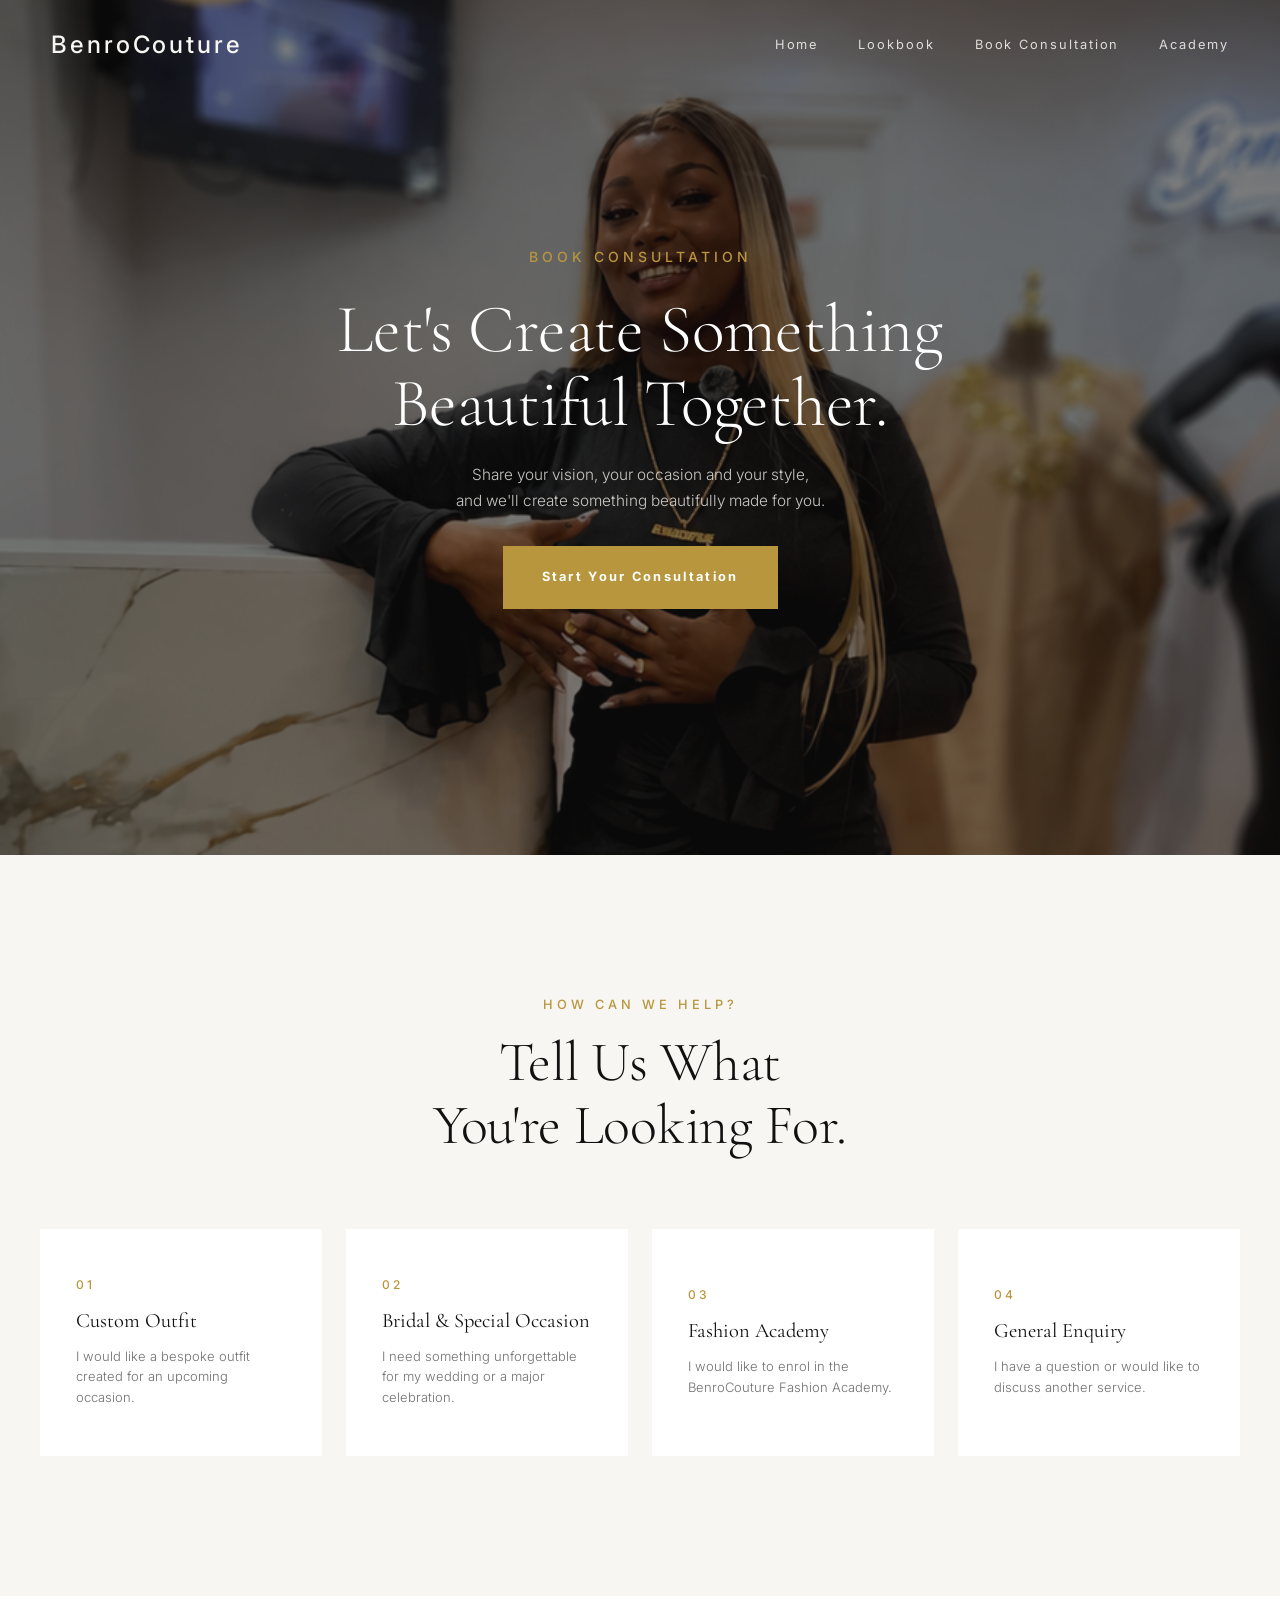
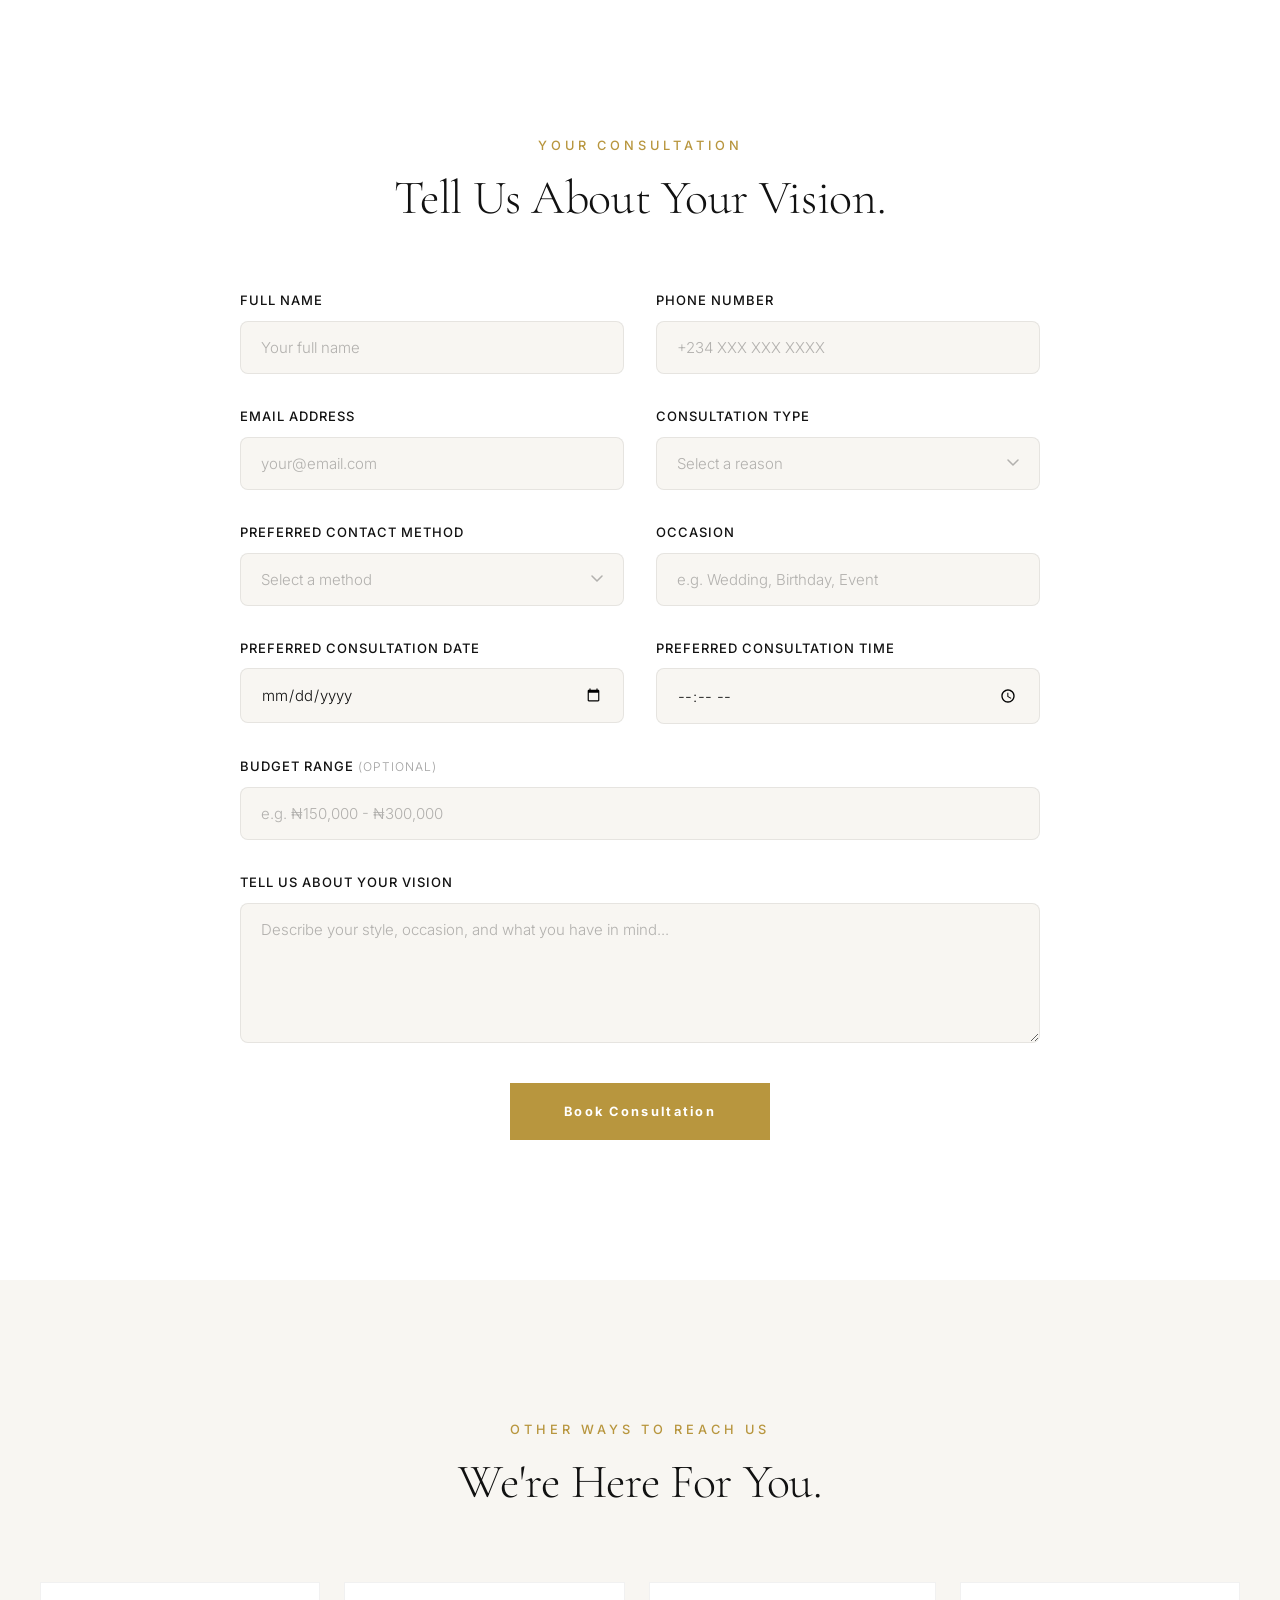
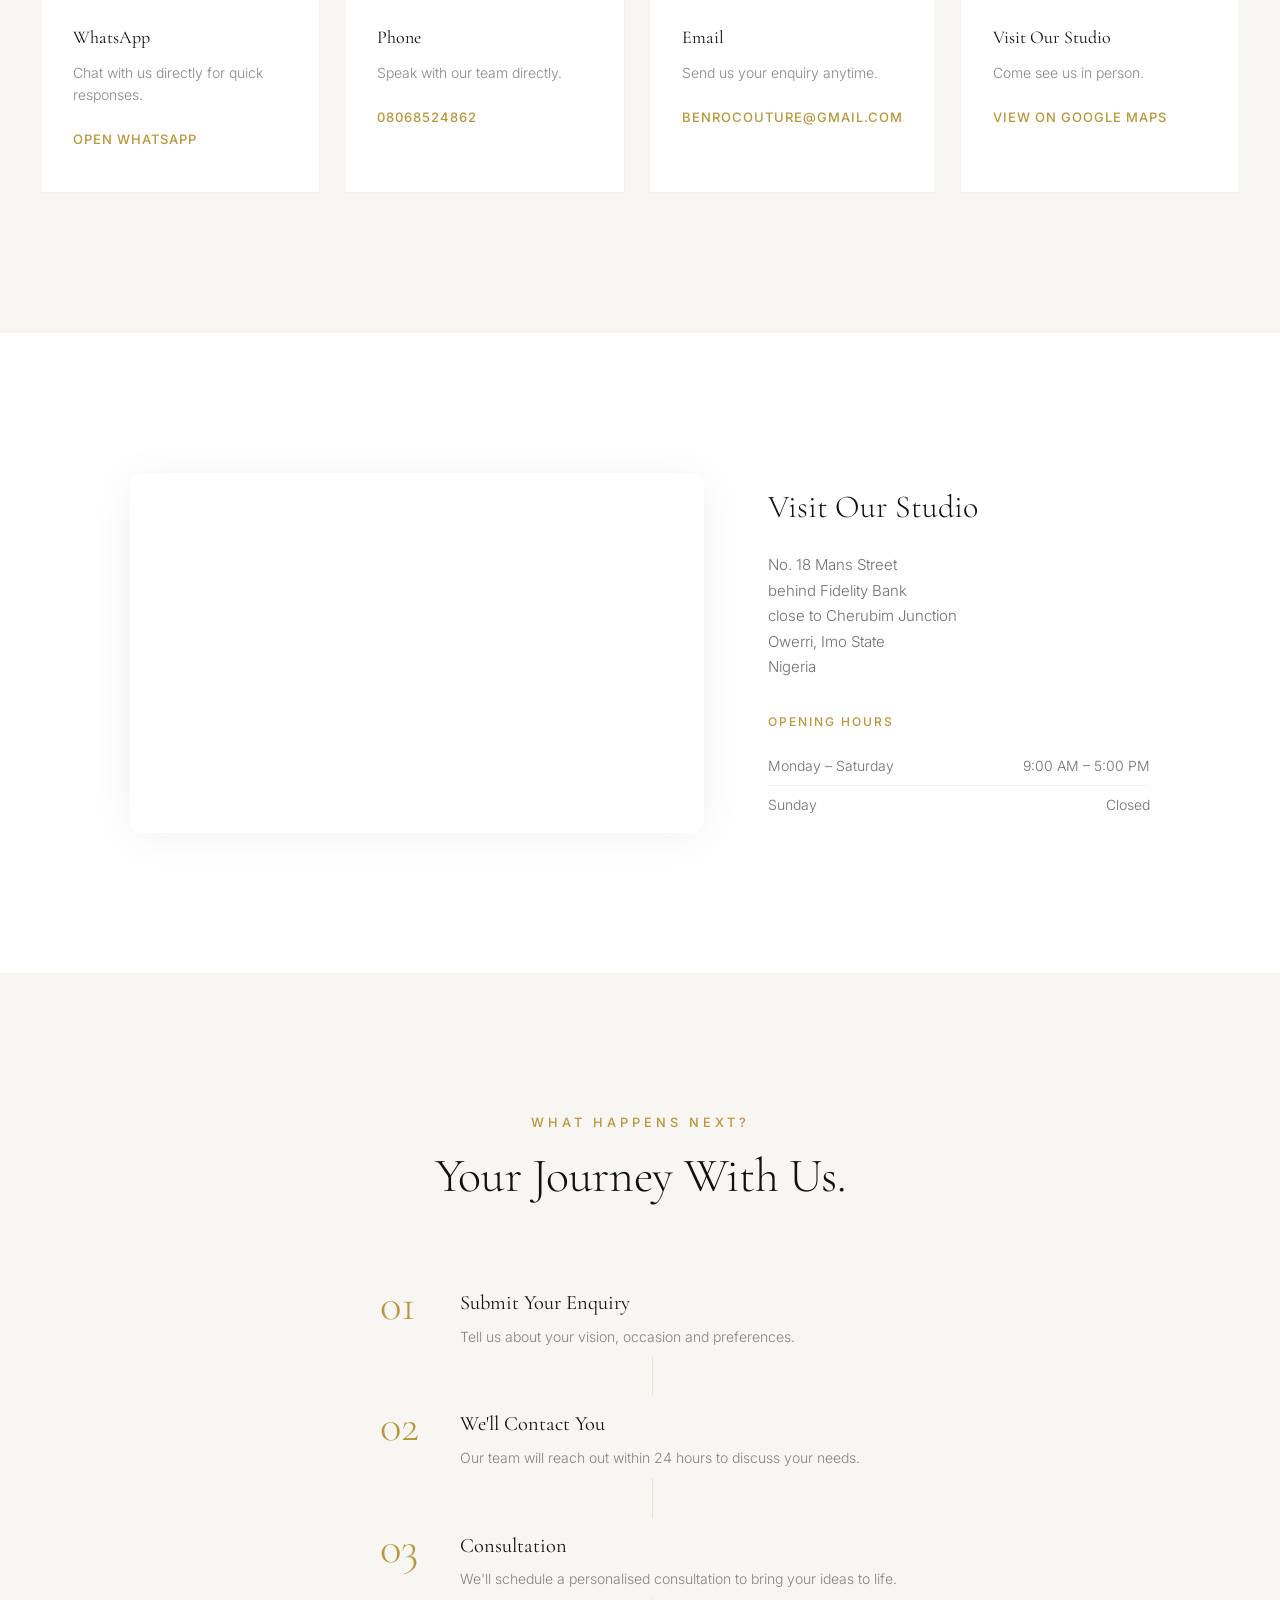
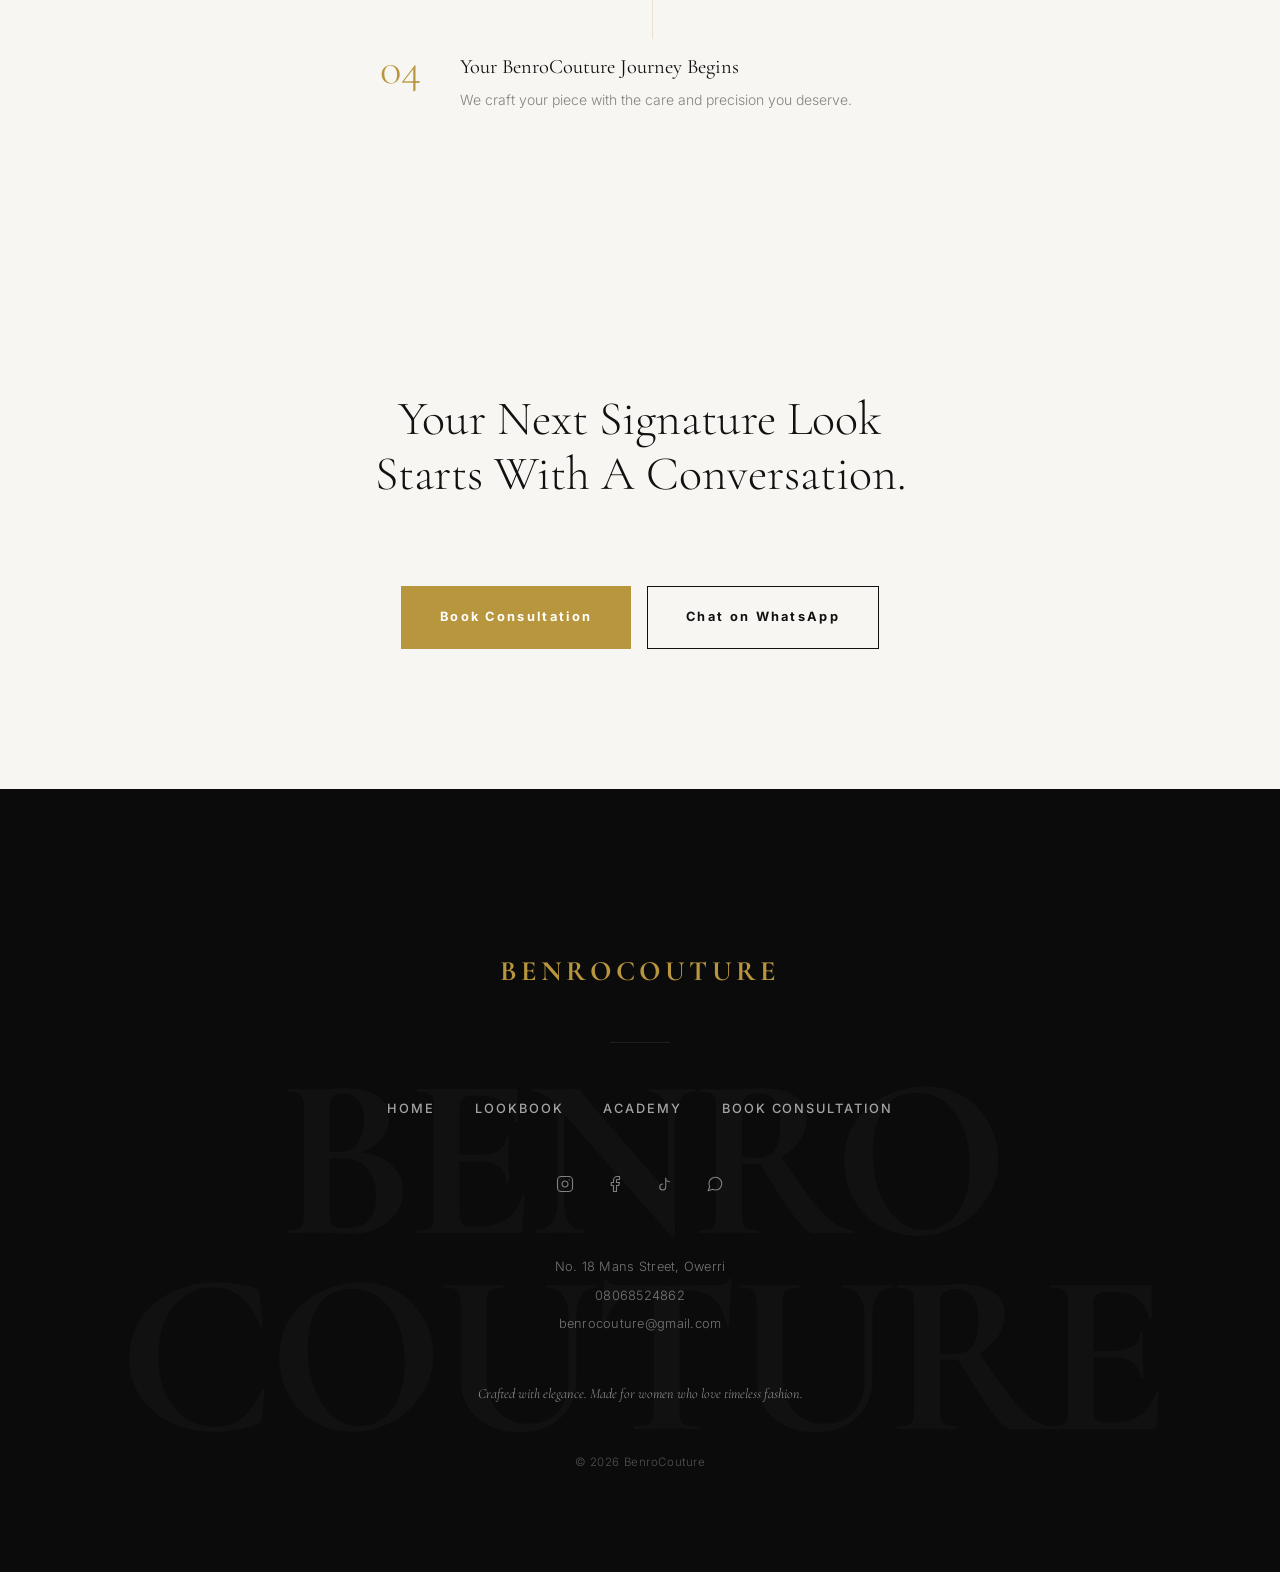
<file: consultation.html>
<!DOCTYPE html>
<html lang="en">
<head>
    <meta charset="UTF-8">
    <meta name="viewport" content="width=device-width, initial-scale=1.0, viewport-fit=cover">
    <meta name="color-scheme" content="dark light">
    <meta name="theme-color" content="#111111">
    <meta name="apple-mobile-web-app-capable" content="yes">
    <meta name="apple-mobile-web-app-status-bar-style" content="black-translucent">
    <meta name="mobile-web-app-capable" content="yes">

    <title>Book a Consultation | BenroCouture</title>
    <meta name="description" content="Book a personalised consultation and begin your bespoke fashion journey with BenroCouture.">

    <link rel="canonical" href="https://benro-couture.vercel.app/consultation.html">

    <meta property="og:type" content="website">
    <meta property="og:site_name" content="BenroCouture">
    <meta property="og:locale" content="en_NG">
    <meta property="og:url" content="https://benro-couture.vercel.app/consultation.html">
    <meta property="og:title" content="Book a Consultation | BenroCouture">
    <meta property="og:description" content="Book a personalised consultation and begin your bespoke fashion journey with BenroCouture.">
    <meta property="og:image" content="https://benro-couture.vercel.app/assets/images/og-image.jpg">
    <meta property="og:image:width" content="1200">
    <meta property="og:image:height" content="630">

    <meta name="twitter:card" content="summary_large_image">
    <meta name="twitter:title" content="Book a Consultation | BenroCouture">
    <meta name="twitter:description" content="Book a personalised consultation and begin your bespoke fashion journey with BenroCouture.">
    <meta name="twitter:image" content="https://benro-couture.vercel.app/assets/images/og-image.jpg">

    <link rel="icon" type="image/x-icon" href="/favicon.ico">
    <link rel="icon" type="image/png" sizes="32x32" href="/favicon-32x32.png">
    <link rel="apple-touch-icon" sizes="180x180" href="/apple-touch-icon.png">
    <link rel="icon" type="image/png" sizes="192x192" href="/android-chrome-192x192.png">
    <link rel="icon" type="image/png" sizes="512x512" href="/android-chrome-512x512.png">
    <link rel="manifest" href="/site.webmanifest">

    <!-- Google Fonts -->
    <link rel="preconnect" href="https://fonts.googleapis.com">
    <link rel="preconnect" href="https://fonts.gstatic.com" crossorigin>
    <link href="https://fonts.googleapis.com/css2?family=Cormorant+Garamond:ital,wght@0,300;0,400;0,500;0,600;0,700;1,300;1,400&family=Inter:wght@300;400;500;600&display=swap" rel="stylesheet">
    <link rel="stylesheet" href="style.min.css">
    <!-- Preload hero image for LCP -->
    <link rel="preload" href="assest/founder.png" as="image" type="image/png">
    <!-- Preconnect for third-party origins -->
    <link rel="preconnect" href="https://api.web3forms.com">
    <link rel="dns-prefetch" href="https://api.web3forms.com">
</head>
<body class="consultation-page">
    <a href="#cs-hero" class="skip-link">Skip to main content</a>

    <!-- Header Navigation -->
    <header class="site-header" id="site-header">
        <div class="header-container">
            <a href="index.html" class="brand-logo">BenroCouture</a>
            <nav class="nav-links" id="desktop-nav" aria-label="Main navigation">
                <a href="index.html" class="nav-item">Home</a>
                <a href="lookbook.html" class="nav-item">Lookbook</a>
                <a href="consultation.html" class="nav-item active">Book Consultation</a>
                <a href="academy.html" class="nav-item">Academy</a>
            </nav>
            <button class="mobile-toggle" id="mobile-toggle" aria-label="Toggle Menu" aria-expanded="false">
                <span class="hamburger-line"></span>
                <span class="hamburger-line"></span>
                <span class="hamburger-line"></span>
            </button>
        </div>
    </header>

    <!-- Mobile Navigation Overlay -->
    <div class="mobile-menu-overlay" id="mobile-menu-overlay">
        <nav class="mobile-nav-links" aria-label="Mobile navigation">
            <a href="index.html" class="mobile-nav-item">Home</a>
            <a href="lookbook.html" class="mobile-nav-item">Lookbook</a>
            <a href="consultation.html" class="mobile-nav-item active">Book Consultation</a>
            <a href="academy.html" class="mobile-nav-item">Academy</a>
        </nav>
    </div>

    <!-- ==========================================
         SECTION ONE — HERO
    ========================================== -->
    <section class="cs-hero" id="cs-hero">
        <div class="cs-hero-image-wrapper">
            <img src="assest/founder.png" alt="Mrs Ene — BenroCouture" class="cs-hero-image" loading="lazy">
        </div>
        <div class="cs-hero-overlay"></div>
        <div class="cs-hero-content">
            <span class="cs-hero-eyebrow fade-in-up">Book Consultation</span>
            <h1 class="cs-hero-heading fade-in-up delay-1">Let's Create Something<br>Beautiful Together.</h1>
            <p class="cs-hero-copy fade-in-up delay-2">Share your vision, your occasion and your style,<br>and we'll create something beautifully made for you.</p>
            <div class="cs-hero-actions fade-in-up delay-3">
                <a href="#cs-help" class="btn btn-primary">Start Your Consultation</a>
            </div>
        </div>
    </section>

    <!-- ==========================================
         SECTION TWO — HOW CAN WE HELP?
    ========================================== -->
    <section class="cs-help" id="cs-help">
        <div class="cs-help-container">
            <div class="cs-help-header" data-reveal>
                <span class="cs-help-eyebrow">How Can We Help?</span>
                <h2 class="cs-help-heading">Tell Us What<br>You're Looking For.</h2>
            </div>

            <div class="cs-help-grid" data-reveal>
                <button class="cs-help-card" data-consult-type="Custom Outfit" aria-label="Book a custom outfit consultation">
                    <span class="cs-help-card-number">01</span>
                    <h3 class="cs-help-card-title">Custom Outfit</h3>
                    <p class="cs-help-card-text">I would like a bespoke outfit created for an upcoming occasion.</p>
                </button>

                <button class="cs-help-card" data-consult-type="Bridal & Special Occasion" aria-label="Book a bridal consultation">
                    <span class="cs-help-card-number">02</span>
                    <h3 class="cs-help-card-title">Bridal &amp; Special Occasion</h3>
                    <p class="cs-help-card-text">I need something unforgettable for my wedding or a major celebration.</p>
                </button>

                <button class="cs-help-card" data-consult-type="Fashion Academy" aria-label="Enrol in the fashion academy">
                    <span class="cs-help-card-number">03</span>
                    <h3 class="cs-help-card-title">Fashion Academy</h3>
                    <p class="cs-help-card-text">I would like to enrol in the BenroCouture Fashion Academy.</p>
                </button>

                <button class="cs-help-card" data-consult-type="General Enquiry" aria-label="General enquiry">
                    <span class="cs-help-card-number">04</span>
                    <h3 class="cs-help-card-title">General Enquiry</h3>
                    <p class="cs-help-card-text">I have a question or would like to discuss another service.</p>
                </button>
            </div>
        </div>
    </section>

    <!-- ==========================================
         SECTION THREE — CONSULTATION FORM
    ========================================== -->
    <section class="cs-form-section" id="cs-form">
        <div class="cs-form-container">
            <div class="cs-form-header" data-reveal>
                <span class="cs-form-eyebrow">Your Consultation</span>
                <h2 class="cs-form-heading">Tell Us About Your Vision.</h2>
            </div>

            <form class="cs-form" id="consultation-form" data-reveal novalidate>
                <!-- Web3Forms Configuration -->
                <input type="hidden" name="access_key" value="d230d611-4ad3-4058-b345-bb11d1392b2e">
                <input type="hidden" name="subject" value="New Consultation Request - BenroCouture">
                <input type="hidden" name="from_name" value="BenroCouture Website">
                <input type="checkbox" name="botcheck" class="cs-botcheck" tabindex="-1" autocomplete="off">

                <div class="cs-form-row">
                    <div class="cs-form-group">
                        <label for="full-name" class="cs-form-label">Full Name</label>
                        <input type="text" id="full-name" name="full-name" class="cs-form-input" placeholder="Your full name" required autocomplete="name" aria-required="true">
                        <span class="cs-form-error-message">This field is required.</span>
                    </div>
                    <div class="cs-form-group">
                        <label for="phone" class="cs-form-label">Phone Number</label>
                        <input type="tel" id="phone" name="phone" class="cs-form-input" placeholder="+234 XXX XXX XXXX" required autocomplete="tel" aria-required="true">
                        <span class="cs-form-error-message">This field is required.</span>
                    </div>
                </div>

                <div class="cs-form-row">
                    <div class="cs-form-group">
                        <label for="email" class="cs-form-label">Email Address</label>
                        <input type="email" id="email" name="email" class="cs-form-input" placeholder="your@email.com" required autocomplete="email" aria-required="true">
                        <span class="cs-form-error-message">This field is required.</span>
                    </div>
                    <div class="cs-form-group">
                        <label for="consult-type" class="cs-form-label">Consultation Type</label>
                        <div class="cs-custom-select" data-name="consult-type">
                            <button type="button" class="cs-custom-select-trigger" role="combobox" aria-expanded="false" aria-haspopup="listbox" aria-label="Consultation Type">
                                <span class="cs-custom-select-value">Select a reason</span>
                                <span class="cs-custom-select-arrow">
                                    <svg width="12" height="8" viewBox="0 0 12 8" fill="none"><path d="M1 1l5 5 5-5" stroke="currentColor" stroke-width="1.5" stroke-linecap="round" stroke-linejoin="round"/></svg>
                                </span>
                            </button>
                            <div class="cs-custom-select-menu" role="listbox">
                                <button type="button" class="cs-custom-select-option" role="option" data-value="Custom Outfit">Custom Outfit</button>
                                <button type="button" class="cs-custom-select-option" role="option" data-value="Bridal & Special Occasion">Bridal &amp; Special Occasion</button>
                                <button type="button" class="cs-custom-select-option" role="option" data-value="Fashion Academy">Fashion Academy</button>
                                <button type="button" class="cs-custom-select-option" role="option" data-value="General Enquiry">General Enquiry</button>
                            </div>
                            <select id="consult-type" name="consult-type" class="cs-custom-select-native" required aria-hidden="true" tabindex="-1">
                                <option value="" disabled selected>Select a reason</option>
                                <option value="Custom Outfit">Custom Outfit</option>
                                <option value="Bridal & Special Occasion">Bridal &amp; Special Occasion</option>
                                <option value="Fashion Academy">Fashion Academy</option>
                                <option value="General Enquiry">General Enquiry</option>
                            </select>
                        </div>
                        <span class="cs-form-error-message">This field is required.</span>
                    </div>
                </div>

                <div class="cs-form-row">
                    <div class="cs-form-group">
                        <label for="contact-method" class="cs-form-label">Preferred Contact Method</label>
                        <div class="cs-custom-select" data-name="contact-method">
                            <button type="button" class="cs-custom-select-trigger" role="combobox" aria-expanded="false" aria-haspopup="listbox" aria-label="Preferred Contact Method">
                                <span class="cs-custom-select-value">Select a method</span>
                                <span class="cs-custom-select-arrow">
                                    <svg width="12" height="8" viewBox="0 0 12 8" fill="none"><path d="M1 1l5 5 5-5" stroke="currentColor" stroke-width="1.5" stroke-linecap="round" stroke-linejoin="round"/></svg>
                                </span>
                            </button>
                            <div class="cs-custom-select-menu" role="listbox">
                                <button type="button" class="cs-custom-select-option" role="option" data-value="Phone Call">Phone Call</button>
                                <button type="button" class="cs-custom-select-option" role="option" data-value="WhatsApp">WhatsApp</button>
                                <button type="button" class="cs-custom-select-option" role="option" data-value="Email">Email</button>
                                <button type="button" class="cs-custom-select-option" role="option" data-value="Visit Studio">Visit Studio</button>
                            </div>
                            <select id="contact-method" name="contact-method" class="cs-custom-select-native" required aria-hidden="true" tabindex="-1">
                                <option value="" disabled selected>Select a method</option>
                                <option value="Phone Call">Phone Call</option>
                                <option value="WhatsApp">WhatsApp</option>
                                <option value="Email">Email</option>
                                <option value="Visit Studio">Visit Studio</option>
                            </select>
                        </div>
                        <span class="cs-form-error-message">This field is required.</span>
                    </div>
                    <div class="cs-form-group">
                        <label for="occasion" class="cs-form-label">Occasion</label>
                        <input type="text" id="occasion" name="occasion" class="cs-form-input" placeholder="e.g. Wedding, Birthday, Event">
                    </div>
                </div>

                <div class="cs-form-row" id="cs-datetime-row">
                    <div class="cs-form-group">
                        <label for="preferred-date" class="cs-form-label">Preferred Consultation Date</label>
                        <input type="date" id="preferred-date" name="preferred-date" class="cs-form-input" required aria-required="true">
                        <span class="cs-form-error-message">This field is required.</span>
                    </div>
                    <div class="cs-form-group">
                        <label for="preferred-time" class="cs-form-label">Preferred Consultation Time</label>
                        <input type="time" id="preferred-time" name="preferred-time" class="cs-form-input" required aria-required="true">
                        <span class="cs-form-error-message">This field is required.</span>
                    </div>
                </div>

                <div class="cs-form-group">
                    <label for="budget" class="cs-form-label">Budget Range <span class="cs-form-optional">(Optional)</span></label>
                    <input type="text" id="budget" name="budget" class="cs-form-input" placeholder="e.g. ₦150,000 - ₦300,000">
                </div>

                <div class="cs-form-group">
                    <label for="vision" class="cs-form-label">Tell Us About Your Vision</label>
                    <textarea id="vision" name="vision" class="cs-form-input cs-form-textarea" rows="5" placeholder="Describe your style, occasion, and what you have in mind..." required aria-required="true"></textarea>
                    <span class="cs-form-error-message">This field is required.</span>
                </div>

                <!-- Submission Error Notification -->
                <div class="cs-form-error" id="cs-form-error" role="alert" aria-live="polite" hidden>
                    <div class="cs-form-error-content">
                        <p class="cs-form-error-text">We couldn't send your consultation request at the moment.<br>Please try again in a few minutes.</p>
                        <p class="cs-form-error-help">If the issue persists, contact us directly on WhatsApp.</p>
                        <a href="https://wa.me/2347044688075" class="btn btn-outline" target="_blank" rel="noopener">Chat on WhatsApp</a>
                    </div>
                </div>

                <div class="cs-form-submit">
                    <button type="submit" class="btn btn-primary" id="cs-submit-btn">
                        <span class="cs-btn-text">Book Consultation</span>
                        <span class="cs-btn-spinner" aria-hidden="true"></span>
                    </button>
                </div>
            </form>
        </div>
    </section>

    <!-- ==========================================
         SECTION FOUR — OTHER WAYS TO REACH US
    ========================================== -->
    <section class="cs-contact-section" id="cs-contact">
        <div class="cs-contact-container">
            <div class="cs-contact-header" data-reveal>
                <span class="cs-contact-eyebrow">Other Ways To Reach Us</span>
                <h2 class="cs-contact-heading">We're Here For You.</h2>
            </div>

            <div class="cs-contact-grid" data-reveal>
                <div class="cs-contact-card">
                    <span class="cs-contact-label">WhatsApp</span>
                    <p class="cs-contact-desc">Chat with us directly for quick responses.</p>
                    <a href="https://wa.me/2347044688075" class="cs-contact-link" target="_blank" rel="noopener">Open WhatsApp</a>
                </div>

                <div class="cs-contact-card">
                    <span class="cs-contact-label">Phone</span>
                    <p class="cs-contact-desc">Speak with our team directly.</p>
                    <a href="tel:08068524862" class="cs-contact-link">08068524862</a>
                </div>

                <div class="cs-contact-card">
                    <span class="cs-contact-label">Email</span>
                    <p class="cs-contact-desc">Send us your enquiry anytime.</p>
                    <a href="mailto:benrocouture@gmail.com" class="cs-contact-link">benrocouture@gmail.com</a>
                </div>

                <div class="cs-contact-card">
                    <span class="cs-contact-label">Visit Our Studio</span>
                    <p class="cs-contact-desc">Come see us in person.</p>
                    <a href="https://maps.google.com/?q=18+Mans+Street+Owerri" class="cs-contact-link" target="_blank" rel="noopener">View on Google Maps</a>
                </div>
            </div>
        </div>
    </section>

    <!-- ==========================================
         SECTION FIVE — VISIT THE STUDIO
    ========================================== -->
    <section class="cs-map-section" id="cs-map">
        <div class="cs-map-container">
            <div class="cs-map-wrapper" data-reveal>
                <iframe
                    src="https://www.google.com/maps/embed?pb=!1m18!1m12!1m3!1d3969.6304!2d7.0265!3d5.4822!2m3!1f0!2f0!3f0!3m2!1i1024!2i768!4f13.1!3m3!1m2!1s0x104259c1c1a1a1a1%3A0x0!2s18%20Mans%20St%2C%20Owerri!5e0!3m2!1sen!2sng!4v1"
                    width="600"
                    height="400"
                    style="border:0;"
                    allowfullscreen=""
                    loading="lazy"
                    referrerpolicy="no-referrer-when-downgrade"
                    title="BenroCouture Studio Location"
                    class="cs-map-iframe"
                ></iframe>
            </div>
            <div class="cs-map-info" data-reveal>
                <span class="cs-map-info-label">Visit Our Studio</span>
                <p class="cs-map-address">No. 18 Mans Street<br>behind Fidelity Bank<br>close to Cherubim Junction<br>Owerri, Imo State<br>Nigeria</p>
                <div class="cs-map-hours">
                    <span class="cs-map-hours-label">Opening Hours</span>
                    <div class="cs-map-hours-row">
                        <span>Monday – Saturday</span>
                        <span>9:00 AM – 5:00 PM</span>
                    </div>
                    <div class="cs-map-hours-row">
                        <span>Sunday</span>
                        <span>Closed</span>
                    </div>
                </div>
            </div>
        </div>
    </section>

    <!-- ==========================================
         SECTION SIX — WHAT HAPPENS NEXT?
    ========================================== -->
    <section class="cs-timeline-section" id="cs-timeline">
        <div class="cs-timeline-container">
            <div class="cs-timeline-header" data-reveal>
                <span class="cs-timeline-eyebrow">What Happens Next?</span>
                <h2 class="cs-timeline-heading">Your Journey With Us.</h2>
            </div>

            <div class="cs-timeline" data-reveal>
                <div class="cs-timeline-step">
                    <span class="cs-timeline-number">01</span>
                    <div class="cs-timeline-content">
                        <h3 class="cs-timeline-title">Submit Your Enquiry</h3>
                        <p class="cs-timeline-text">Tell us about your vision, occasion and preferences.</p>
                    </div>
                </div>

                <div class="cs-timeline-line"></div>

                <div class="cs-timeline-step">
                    <span class="cs-timeline-number">02</span>
                    <div class="cs-timeline-content">
                        <h3 class="cs-timeline-title">We'll Contact You</h3>
                        <p class="cs-timeline-text">Our team will reach out within 24 hours to discuss your needs.</p>
                    </div>
                </div>

                <div class="cs-timeline-line"></div>

                <div class="cs-timeline-step">
                    <span class="cs-timeline-number">03</span>
                    <div class="cs-timeline-content">
                        <h3 class="cs-timeline-title">Consultation</h3>
                        <p class="cs-timeline-text">We'll schedule a personalised consultation to bring your ideas to life.</p>
                    </div>
                </div>

                <div class="cs-timeline-line"></div>

                <div class="cs-timeline-step">
                    <span class="cs-timeline-number">04</span>
                    <div class="cs-timeline-content">
                        <h3 class="cs-timeline-title">Your BenroCouture Journey Begins</h3>
                        <p class="cs-timeline-text">We craft your piece with the care and precision you deserve.</p>
                    </div>
                </div>
            </div>
        </div>
    </section>

    <!-- ==========================================
         SECTION SEVEN — FINAL CTA
    ========================================== -->
    <section class="cs-final-cta" id="cs-final-cta">
        <div class="cs-final-cta-container">
            <h2 class="cs-final-cta-heading" data-reveal>Your Next Signature Look<br>Starts With A Conversation.</h2>
            <p class="cs-final-cta-copy" data-reveal>Every creation begins with a conversation. Let's bring your vision to life.</p>
            <div class="cs-final-cta-actions" data-reveal>
                <a href="#cs-form" class="btn btn-primary">Book Consultation</a>
                <a href="https://wa.me/2347044688075" class="btn btn-outline" target="_blank" rel="noopener">Chat on WhatsApp</a>
            </div>
        </div>
    </section>

    <!-- Footer -->
    <footer class="site-footer">
        <div class="footer-bg-text" aria-hidden="true">
            <span>BENRO</span>
            <span>COUTURE</span>
        </div>
        <div class="footer-content">
            <div class="footer-logo" data-reveal>
                <span class="footer-logo-text">BenroCouture</span>
            </div>
            <hr class="footer-divider" data-reveal>
            <nav class="footer-nav" data-reveal aria-label="Footer navigation">
                <a href="index.html" class="footer-nav-link">Home</a>
                <a href="lookbook.html" class="footer-nav-link">Lookbook</a>
                <a href="academy.html" class="footer-nav-link">Academy</a>
                <a href="consultation.html" class="footer-nav-link">Book Consultation</a>
            </nav>
            <div class="footer-social" data-reveal>
                <a href="https://www.instagram.com/p/DNnF3OOo99n/?igsh=MTB5MnBwZDRraGFmeA==" class="footer-social-link" aria-label="Instagram" target="_blank" rel="noopener">
                    <svg width="18" height="18" viewBox="0 0 24 24" fill="none" stroke="currentColor" stroke-width="1.5" stroke-linecap="round" stroke-linejoin="round">
                        <rect x="2" y="2" width="20" height="20" rx="5" ry="5"></rect>
                        <path d="M16 11.37A4 4 0 1 1 12.63 8 4 4 0 0 1 16 11.37z"></path>
                        <line x1="17.5" y1="6.5" x2="17.51" y2="6.5"></line>
                    </svg>
                </a>
                <a href="https://www.facebook.com/share/1HbHhjLwTT/?mibextid=wwXIfr" class="footer-social-link" aria-label="Facebook" target="_blank" rel="noopener">
                    <svg width="18" height="18" viewBox="0 0 24 24" fill="none" stroke="currentColor" stroke-width="1.5" stroke-linecap="round" stroke-linejoin="round">
                        <path d="M18 2h-3a5 5 0 0 0-5 5v3H7v4h3v8h4v-8h3l1-4h-4V7a1 1 0 0 1 1-1h3z"></path>
                    </svg>
                </a>
                <a href="https://www.tiktok.com/@benrocouture?_r=1&_t=ZS-97XKKM9Yc30" class="footer-social-link" aria-label="TikTok" target="_blank" rel="noopener">
                    <svg width="18" height="18" viewBox="0 0 24 24" fill="none" stroke="currentColor" stroke-width="1.5" stroke-linecap="round" stroke-linejoin="round">
                        <path d="M9 12a4 4 0 1 0 4 4V4a5 5 0 0 0 5 5"></path>
                    </svg>
                </a>
                <a href="https://wa.me/2347044688075" class="footer-social-link" aria-label="WhatsApp" target="_blank" rel="noopener">
                    <svg width="18" height="18" viewBox="0 0 24 24" fill="none" stroke="currentColor" stroke-width="1.5" stroke-linecap="round" stroke-linejoin="round">
                        <path d="M21 11.5a8.38 8.38 0 0 1-.9 3.8 8.5 8.5 0 0 1-7.6 4.7 8.38 8.38 0 0 1-3.8-.9L3 21l1.9-5.7a8.38 8.38 0 0 1-.9-3.8 8.5 8.5 0 0 1 4.7-7.6 8.38 8.38 0 0 1 3.8-.9h.5a8.48 8.48 0 0 1 8 8v.5z"></path>
                    </svg>
                </a>
            </div>
            <div class="footer-contact" data-reveal>
                <span class="footer-contact-item">No. 18 Mans Street, Owerri</span>
                <a href="tel:08068524862" class="footer-contact-item">08068524862</a>
                <span class="footer-contact-item">benrocouture@gmail.com</span>
            </div>
            <p class="footer-signature" data-reveal>
                Crafted with elegance. Made for women who love timeless fashion.
            </p>
            <div class="footer-copyright" data-reveal>
                <p>&copy; 2026 BenroCouture</p>
            </div>
        </div>
    </footer>

    <script src="app.min.js" defer></script>
    <script src="consultation.min.js" defer></script>
</body>
</html>
</file>
<file: style.min.css>
@keyframes fadeInUp{to{opacity:1;transform:translateY(0)}}@keyframes cs-spin{to{transform:rotate(360deg)}}@keyframes cs-error-in{0%{opacity:0;transform:translateY(10px)}to{opacity:1;transform:translateY(0)}}:root{--color-primary:#111111;--color-accent:#B8963E;--color-accent-hover:#C9A84C;--color-surface:#F8F6F2;--color-text-dark:#222222;--color-text-light:#F8F6F2;--color-text-muted:rgba(248, 246, 242, 0.75);--font-headings:'Cormorant Garamond', Georgia, serif;--font-body:'Inter', system-ui, -apple-system, sans-serif;--nav-height:90px;--nav-height-scrolled:75px;--transition-smooth:all 0.6s cubic-bezier(0.16, 1, 0.3, 1);--transition-fast:all 0.3s cubic-bezier(0.16, 1, 0.3, 1)}*{margin:0;padding:0;box-sizing:border-box}html{scroll-behavior:smooth;overflow-x:hidden}@media (max-width:576px){html{font-size:17px}}.skip-link,body{font-family:var(--font-body)}body{background-color:var(--color-surface);color:var(--color-text-dark);font-size:16px;line-height:1.6;-webkit-font-smoothing:antialiased;-moz-osx-font-smoothing:grayscale;padding-bottom:env(safe-area-inset-bottom,0)}a{color:inherit;text-decoration:none;transition:var(--transition-fast)}button{background:0 0;border:0;cursor:pointer;font-family:inherit;outline:0}.skip-link{position:absolute;top:-100%;left:50%;transform:translateX(-50%);z-index:10000;padding:12px 24px;background:var(--color-accent);color:#fff;font-size:14px;font-weight:500;border-radius:0 0 8px 8px;transition:top .2s ease}.skip-link:focus{top:0;outline:2px solid var(--color-accent);outline-offset:2px}.sr-only{position:absolute;width:1px;height:1px;padding:0;margin:-1px;overflow:hidden;clip:rect(0,0,0,0);white-space:nowrap;border:0}.header-container,.site-header{width:100%;display:flex;align-items:center}.site-header{position:fixed;top:0;left:0;height:var(--nav-height);background-color:transparent;z-index:1000;transition:var(--transition-smooth);padding-top:env(safe-area-inset-top,0)}.site-header.scrolled{height:var(--nav-height-scrolled);background-color:var(--color-primary);border-bottom:1px solid rgba(248,246,242,.05)}.header-container{max-width:1400px;margin:0 auto;padding:0 4%;justify-content:space-between}.brand-logo{font-family:var(--font-body);font-size:clamp(1.2rem,2vw,1.5rem);font-weight:500;letter-spacing:.12em;color:var(--color-text-light)}.nav-links{display:flex;align-items:center;gap:40px}.nav-item{font-family:var(--font-body);font-size:.8rem;font-weight:400;letter-spacing:.15em;color:var(--color-text-light);opacity:.85;position:relative;padding:8px 0}.nav-item.active,.nav-item:hover{color:var(--color-accent);opacity:1}.mobile-toggle{display:none;flex-direction:column;justify-content:space-between;width:24px;height:16px;z-index:1001}.hamburger-line{width:100%;height:1.5px;background-color:var(--color-text-light);transition:var(--transition-fast);transform-origin:center}.mobile-toggle.active .hamburger-line:nth-child(1){transform:translateY(7px) rotate(45deg)}.mobile-toggle.active .hamburger-line:nth-child(2){opacity:0}.mobile-toggle.active .hamburger-line:nth-child(3){transform:translateY(-7.5px) rotate(-45deg)}.mobile-menu-overlay{position:fixed;top:0;left:0;width:100%;height:100vh;background-color:var(--color-primary);z-index:999;display:flex;align-items:center;justify-content:center;opacity:0;visibility:hidden;transition:var(--transition-smooth);padding-top:env(safe-area-inset-top,0);padding-bottom:env(safe-area-inset-bottom,0)}.mobile-menu-overlay.active{opacity:1;visibility:visible}.mobile-nav-links{display:flex;flex-direction:column;align-items:center;gap:32px}.mobile-nav-item{font-family:var(--font-headings);font-size:2.2rem;font-weight:300;letter-spacing:.08em;color:var(--color-text-light);opacity:.8}.mobile-nav-item.active,.mobile-nav-item:hover{color:var(--color-accent);opacity:1}.hero-section{position:relative;width:100%;height:100vh;overflow:hidden}.hero-video-wrapper{position:absolute;top:0;left:0;width:100%;height:100%;z-index:-2}.hero-video{width:100%;height:100%;object-fit:cover;object-position:center 30%}.hero-overlay{position:absolute;top:0;left:0;width:100%;height:100%;background-color:rgba(17,17,17,.65);z-index:-1}.hero-content-container{position:absolute;top:calc(50% + 45px);left:0;right:0;transform:translateY(-50%);width:100%;max-width:1400px;margin:0 auto;padding:0 10%}.hero-content{max-width:640px;text-align:left}.hero-title{font-family:var(--font-headings);font-size:clamp(2.25rem,5vw,4.4rem);font-weight:300;line-height:1.15;color:var(--color-text-light);margin-bottom:24px;letter-spacing:.01em}.footer-social-link svg,.hero-title br{display:block}.hero-subtitle{font-family:var(--font-body);font-size:clamp(.85rem,1.4vw,1rem);font-weight:400;line-height:1.65;color:rgba(248,246,242,.55);margin-bottom:40px;max-width:520px}.hero-actions{display:flex;gap:20px;flex-wrap:wrap}.btn{display:inline-block;padding:20px 38px;font-family:var(--font-body);font-size:.8rem;font-weight:700;letter-spacing:.18em;border-radius:0;border-width:1.2px;border-style:solid;transition:var(--transition-fast)}.btn-primary{background-color:var(--color-accent);color:#fff;border-color:var(--color-accent)}.btn-primary:hover{background-color:var(--color-accent-hover);color:#fff;border-color:var(--color-accent-hover)}.btn-secondary{background-color:transparent;color:rgba(248,246,242,.75);border-color:rgba(248,246,242,.5)}.btn-secondary:hover{background-color:rgba(248,246,242,.08);border-color:var(--color-text-light);color:var(--color-text-light)}.about-section{background-color:#fff;padding:140px 0}.about-container{max-width:1400px;margin:0 auto;padding:0 4%;display:grid;grid-template-columns:1fr 1fr;gap:80px;align-items:center}.about-image-wrapper{width:100%;overflow:hidden;aspect-ratio:3/4}.about-image{width:100%;height:100%;object-fit:cover;display:block}.about-content{max-width:520px}.about-eyebrow,.about-text p{font-family:var(--font-body);margin-bottom:20px}.about-eyebrow{display:block;font-size:.7rem;font-weight:500;letter-spacing:.3em;text-transform:uppercase;color:var(--color-accent)}.about-heading{font-family:var(--font-headings);font-size:clamp(2rem,4vw,3.6rem);font-weight:300;line-height:1.15;color:var(--color-primary);margin-bottom:32px;letter-spacing:.01em}.about-text p{font-size:.95rem;font-weight:300;line-height:1.75;color:#555}.about-text p:last-child{margin-bottom:0}.about-quote{font-family:var(--font-headings);font-size:clamp(1.3rem,2.2vw,1.8rem);font-weight:300;line-height:1.4;color:var(--color-primary);margin:48px 0;padding:32px 0;border-top:1px solid rgba(17,17,17,.08);border-bottom:1px solid rgba(17,17,17,.08);font-style:normal}.about-cta{margin-top:40px}.about-image-wrapper,.about-section .about-cta,.about-section .about-eyebrow,.about-section .about-heading,.about-section .about-quote,.about-section .about-text{opacity:0;transform:translateY(40px)}.why-section{background-color:var(--color-primary);padding:160px 0}.why-container{max-width:1400px;margin:0 auto;padding:0 4%}.why-eyebrow{display:block;font-family:var(--font-body);font-size:.72rem;font-weight:500;letter-spacing:.3em;text-transform:uppercase;color:var(--color-accent);margin-bottom:20px;text-align:center}.why-heading,.why-subtitle{font-weight:300;text-align:center}.why-heading{font-family:var(--font-headings);font-size:clamp(2.4rem,4.5vw,3.8rem);line-height:1.15;color:var(--color-text-light);margin-bottom:24px;letter-spacing:.01em}.why-subtitle{font-family:var(--font-body);font-size:.95rem;line-height:1.7;color:rgba(248,246,242,.6);max-width:520px;margin:0 auto 80px}.why-grid{display:grid;grid-template-columns:1fr 1fr;gap:80px 60px}.why-card{padding-top:36px;border-top:1px solid rgba(184,150,62,.25)}.why-card-title,.why-number{font-family:var(--font-headings)}.why-number{display:block;font-size:4rem;font-weight:300;color:var(--color-accent);line-height:1;margin-bottom:16px}.why-card-title{font-size:1.5rem;font-weight:400;color:var(--color-text-light);line-height:1.25;margin-bottom:14px;letter-spacing:.02em}.why-card-text{font-family:var(--font-body);font-size:.9rem;font-weight:300;line-height:1.7;color:rgba(248,246,242,.55);max-width:400px}.btn-why,.btn-why:hover{border-color:var(--color-accent)}.btn-why{display:block;width:fit-content;margin:100px auto 0;background-color:transparent;color:var(--color-accent)}.btn-why:hover{background-color:var(--color-accent);color:#fff}.why-section .btn-why,.why-section .why-card,.why-section .why-eyebrow,.why-section .why-heading,.why-section .why-subtitle{opacity:0;transform:translateY(40px)}@media (max-width:991px){.site-header{--nav-height:80px;--nav-height-scrolled:70px}.nav-links{display:none}.mobile-toggle{display:flex}.hero-content-container{padding:0 4%}.hero-content{max-width:100%}}@media (max-width:576px){.hero-title br{display:none}.hero-title{margin-bottom:28px}.hero-subtitle{margin-bottom:40px}.hero-actions{flex-direction:column;width:100%;gap:14px;margin-top:0}.btn{width:100%;text-align:center;padding:20px 16px;border-radius:6px}}.featured-section{background-color:var(--color-surface);padding:140px 0 120px}.featured-container{max-width:1400px;margin:0 auto;padding:0 4%}.section-header{text-align:center;margin-bottom:72px}.section-label{display:block;font-family:var(--font-body);font-size:.72rem;font-weight:500;letter-spacing:.25em;text-transform:uppercase;color:var(--color-accent);margin-bottom:16px}.section-title{font-family:var(--font-headings);font-size:clamp(2.4rem,4.5vw,3.8rem);font-weight:300;line-height:1.1;color:var(--color-primary);margin-bottom:20px;letter-spacing:.01em}.section-subtitle{font-family:var(--font-body);font-size:.95rem;font-weight:300;line-height:1.7;color:#888;max-width:480px;margin:0 auto}.featured-grid{display:grid;grid-template-columns:1.1fr .9fr;gap:16px;align-items:stretch}.featured-column{display:grid;grid-template-rows:1fr 1fr;gap:16px}@media (min-width:577px){#creation-03{order:1}}.creation-card{position:relative;overflow:hidden;background-color:#1a1a1a}.creation-card--large{min-height:680px}.creation-card--tall{min-height:330px}.card-image-wrapper{position:relative;width:100%;height:100%}.card-image{width:100%;height:100%;object-fit:cover;object-position:top center;display:block;transition:transform .9s cubic-bezier(.16,1,.3,1)}.creation-card:hover .card-image{transform:scale(1.04)}.card-overlay{position:absolute;inset:0;background:linear-gradient(to top,rgba(17,17,17,.6)0,rgba(17,17,17,.4) 25%,transparent 45%);display:flex;align-items:flex-end;padding:36px;opacity:0;transition:opacity .5s cubic-bezier(.16,1,.3,1)}.creation-card:hover .card-overlay{opacity:1}.card-content{transform:translateY(12px);transition:transform .5s cubic-bezier(.16,1,.3,1)}.creation-card:hover .card-content{transform:translateY(0)}.card-index{display:block;font-family:var(--font-body);font-size:.68rem;font-weight:400;letter-spacing:.25em;text-transform:uppercase;color:var(--color-accent);margin-bottom:8px}.card-desc,.card-title{font-weight:300;letter-spacing:.02em}.card-title{font-family:var(--font-headings);font-size:clamp(1.4rem,2.2vw,2rem);line-height:1.2;color:var(--color-text-light);margin-bottom:8px}.card-desc{font-family:var(--font-body);font-size:.8rem;line-height:1.6;color:rgba(248,246,242,.72)}.featured-cta{margin-top:64px;text-align:center}.btn-outline{background-color:transparent;color:var(--color-primary);border-color:var(--color-primary)}.btn-outline:hover{background-color:rgba(17,17,17,.12);color:#000;border-color:#000}@media (max-width:991px){.featured-section{padding:100px 0 90px}.featured-grid{grid-template-columns:1fr}.creation-card--large{min-height:520px}.featured-column{grid-template-columns:1fr 1fr;grid-template-rows:auto}.creation-card--tall{min-height:380px}}@media (max-width:576px){.featured-section{padding:80px 0 70px}.section-header{margin-bottom:48px}.featured-grid{grid-template-columns:1fr}.featured-column{display:contents}#creation-03{order:-1}#creation-01{order:0}#creation-02{order:1}.creation-card--large{min-height:440px}.creation-card--tall{min-height:360px}.card-index{font-size:0}.card-index::before{font-size:.68rem;content:attr(data-mobile-number)}.card-overlay{opacity:1;background:linear-gradient(to top,rgba(17,17,17,.55)0,rgba(17,17,17,.3) 20%,transparent 40%)}.card-content{transform:translateY(0)}.featured-cta{margin-top:44px}.btn-outline{width:100%;text-align:center;font-weight:400}}@media (max-width:991px){.about-section{padding:100px 0}.about-container{gap:60px}.about-content{max-width:100%}}@media (max-width:576px){.about-section{padding:80px 0 90px}.about-container{grid-template-columns:1fr;gap:40px}.about-image-wrapper{order:0}.about-content{order:1}.about-eyebrow,.about-heading{text-align:center}.about-heading{margin-bottom:24px}.about-text p{font-size:.9rem;line-height:1.7}.about-quote{margin:36px 0;padding:24px 0;font-size:1.3rem;text-align:center}.about-cta{margin-top:32px;text-align:center}.about-section .btn-outline{width:100%;text-align:center}}@media (max-width:991px){.why-section{padding:120px 0}.why-grid{gap:60px 40px}.why-heading{max-width:100%}}@media (max-width:576px){.why-section{padding:80px 0 90px}.why-heading{font-size:clamp(1.8rem,7vw,2.4rem)}.why-subtitle{margin-bottom:60px;max-width:100%}.why-grid{grid-template-columns:1fr;gap:48px}.why-card{padding-top:28px}.why-number{font-size:3.2rem}.why-card-title{font-size:1.3rem}.why-card-text{max-width:100%}.btn-why{margin-top:72px;width:100%;text-align:center;border-radius:6px}}.academy-section{background-color:var(--color-surface);padding:160px 0}.academy-container{max-width:1400px;margin:0 auto;padding:0 4%;text-align:center}.academy-eyebrow{display:block;font-family:var(--font-body);font-size:.72rem;font-weight:500;letter-spacing:.3em;text-transform:uppercase;color:var(--color-accent);margin-bottom:24px}.academy-heading{font-family:var(--font-headings);font-size:clamp(2.4rem,5vw,4.2rem);font-weight:300;line-height:1.2;color:var(--color-primary);margin-bottom:28px;letter-spacing:.02em}.academy-copy{font-family:var(--font-body);font-size:clamp(.9rem,1.3vw,1.05rem);font-weight:300;line-height:1.75;color:#666;max-width:620px;margin:0 auto 72px}.academy-video-wrapper{width:100%;max-width:1100px;margin:0 auto 80px;background-color:#e8e4de;aspect-ratio:16/9}.academy-video{width:100%;height:100%;object-fit:cover;display:block}.academy-highlights{display:grid;grid-template-columns:1fr 1fr;gap:64px 80px;max-width:960px;margin:0 auto 100px;text-align:left}.academy-highlight{padding-top:32px;border-top:1px solid rgba(184,150,62,.2)}.highlight-number{display:block;font-family:var(--font-headings);font-size:3rem;font-weight:300;color:var(--color-accent);line-height:1;margin-bottom:14px}.highlight-title{font-family:var(--font-headings);font-size:1.25rem;font-weight:500;color:#2a2a2a;line-height:1.25;margin-bottom:10px;letter-spacing:.02em}.highlight-text{font-family:var(--font-body);font-size:.9rem;font-weight:300;line-height:1.7;color:#777;max-width:380px}.academy-feature-strip{display:flex;justify-content:center;align-items:baseline;gap:48px;flex-wrap:wrap;margin-bottom:80px}.feature-word{font-family:var(--font-headings);font-size:clamp(2.4rem,5vw,4rem);font-weight:300;color:var(--color-primary);line-height:1.2;letter-spacing:.04em}.academy-actions{display:flex;justify-content:center;align-items:center;gap:24px;flex-wrap:wrap}.academy-section [data-reveal]{opacity:0;transform:translateY(40px)}@media (max-width:991px){.academy-section{padding:120px 0}.academy-copy{margin-bottom:56px}.academy-video-wrapper{margin-bottom:64px}.academy-highlights{gap:48px 56px;margin-bottom:80px}.academy-feature-strip{gap:36px;margin-bottom:64px}.feature-word{font-size:clamp(2rem,4vw,2.8rem)}}@media (max-width:576px){.academy-section{padding:80px 0}.academy-eyebrow,.academy-heading{margin-bottom:20px}.academy-copy{font-size:.9rem;margin-bottom:44px}.academy-video-wrapper{margin-bottom:52px;aspect-ratio:4/3}.academy-highlights{grid-template-columns:1fr;gap:40px;margin-bottom:64px}.highlight-number{font-size:2.5rem}.highlight-text{max-width:100%}.academy-feature-strip{gap:24px;margin-bottom:56px}.feature-word{font-size:clamp(1.8rem,7vw,2.2rem)}.academy-actions{flex-direction:column;width:100%;gap:16px}.academy-actions .btn{width:100%;text-align:center}}.clients-section{background-color:#fff;padding:160px 0}.clients-container{max-width:1400px;margin:0 auto;padding:0 4%;text-align:center}.clients-eyebrow{display:block;font-family:var(--font-body);font-size:.72rem;font-weight:500;letter-spacing:.3em;text-transform:uppercase;color:var(--color-accent);margin-bottom:24px}.clients-heading{font-family:var(--font-headings);font-size:clamp(2.6rem,5vw,4.4rem);font-weight:300;line-height:1.1;color:var(--color-primary);margin-bottom:28px;letter-spacing:.02em}.clients-copy{font-family:var(--font-body);font-size:clamp(.9rem,1.3vw,1.05rem);font-weight:300;line-height:1.75;color:#777;max-width:600px;margin:0 auto 72px}.client-image-wrapper{position:relative;overflow:hidden;cursor:pointer}.client-image{width:100%;height:100%;object-fit:cover;display:block;transition:transform .8s cubic-bezier(.16,1,.3,1)}.client-image-wrapper:hover .client-image{transform:scale(1.03)}.client-overlay{position:absolute;inset:0;background-color:transparent;display:flex;align-items:flex-end;padding:24px;transition:background-color .5s cubic-bezier(.16,1,.3,1)}.client-image-wrapper:hover .client-overlay{background-color:rgba(17,17,17,.4)}.client-label{font-family:var(--font-body);font-size:.7rem;font-weight:400;letter-spacing:.25em;text-transform:uppercase;color:#fff;opacity:0;transform:translateY(8px);transition:opacity .4s cubic-bezier(.16,1,.3,1),transform .4s cubic-bezier(.16,1,.3,1)}.client-image-wrapper:hover .client-label{opacity:1;transform:translateY(0)}.clients-hero{margin-bottom:20px}.client-image-wrapper--hero{width:100%;aspect-ratio:3/4;max-height:700px}.client-image-wrapper--hero .client-image{object-position:center top}.clients-row--two{display:grid;grid-template-columns:1fr 1fr;gap:20px;margin-bottom:20px}.clients-row--two .client-image-wrapper{height:750px}.clients-row--two .client-image-wrapper .client-image{object-position:center 30%}.clients-row--last{margin-bottom:80px}.clients-video-wrapper{width:100%;height:130vh;margin-bottom:20px;background-color:#e8e4de}.clients-video{width:100%;height:100%;object-fit:cover;display:block}.clients-cta{text-align:center}.clients-section [data-reveal]{opacity:0;transform:translateY(40px)}@media (max-width:991px){.clients-section{padding:120px 0}.clients-copy{margin-bottom:56px}.client-image-wrapper--hero{aspect-ratio:4/3;max-height:500px}.clients-row--two{gap:16px}.clients-video-wrapper{margin-bottom:16px}}@media (max-width:576px){.clients-section{padding:80px 0}.clients-eyebrow,.clients-heading{margin-bottom:20px}.clients-copy{font-size:.9rem;margin-bottom:44px}.clients-hero{margin-bottom:12px}.client-image-wrapper--hero{aspect-ratio:3/4;max-height:none}.clients-row--two{grid-template-columns:1fr;gap:12px;margin-bottom:12px}.clients-row--two .client-image-wrapper{height:auto;aspect-ratio:3/4}.clients-row--two .client-image-wrapper .client-image{object-position:center top}.clients-row--last{margin-bottom:56px}.clients-video-wrapper{height:500px;margin-bottom:12px}.clients-cta .btn{width:100%;text-align:center}}.final-cta-section{position:relative;width:100%;height:100vh;min-height:500px;overflow:hidden;display:flex;align-items:center;justify-content:center}.final-cta-video-wrapper{position:absolute;top:0;left:0;width:100%;height:100%}.final-cta-video{width:100%;height:100%;object-fit:cover;display:block}.final-cta-overlay{position:absolute;top:0;left:0;width:100%;height:100%;background-color:rgba(17,17,17,.75)}.final-cta-content{position:relative;z-index:1;text-align:center;max-width:800px;padding:0 4%}.final-cta-eyebrow{display:block;font-family:var(--font-body);font-size:.7rem;font-weight:500;letter-spacing:.35em;text-transform:uppercase;color:var(--color-accent);margin-bottom:28px}.final-cta-heading{font-family:var(--font-headings);font-size:clamp(2.4rem,5vw,4.2rem);font-weight:300;line-height:1.15;color:var(--color-text-light);margin-bottom:24px;letter-spacing:.02em}.final-cta-copy{font-family:var(--font-body);font-size:clamp(.9rem,1.3vw,1.05rem);font-weight:300;line-height:1.7;color:rgba(248,246,242,.65);max-width:580px;margin:0 auto 48px}.final-cta-actions,.final-cta-contact{display:flex;justify-content:center;align-items:center;flex-wrap:wrap}.final-cta-actions{gap:20px;margin-bottom:56px}.final-cta-contact{gap:12px}.final-contact-item{font-family:var(--font-body);font-size:.78rem;font-weight:300;color:rgba(248,246,242,.5);letter-spacing:.05em}.final-contact-separator{font-family:var(--font-body);font-size:.78rem;color:rgba(248,246,242,.2)}.final-cta-section [data-reveal]{opacity:0;transform:translateY(40px)}@media (min-width:992px){.final-cta-section{padding:10vh 0}}@media (max-width:991px){.final-cta-section{min-height:460px}.final-cta-heading{font-size:clamp(2rem,4.5vw,3.2rem)}.final-cta-copy{margin-bottom:40px}.final-cta-actions{margin-bottom:48px}}@media (max-width:576px){.final-cta-section{min-height:520px}.final-cta-eyebrow{margin-bottom:24px}.final-cta-heading{font-size:clamp(1.8rem,7vw,2.4rem);margin-bottom:20px}.final-cta-copy{font-size:.9rem;margin-bottom:36px}.final-cta-actions{flex-direction:column;width:100%;gap:14px;margin-bottom:40px}.final-cta-section .btn{width:100%;text-align:center}.final-cta-contact{flex-direction:column;gap:8px}.final-contact-separator{display:none}.final-contact-item{font-size:.75rem}}.site-footer{position:relative;background-color:#0b0b0b;padding:160px 4% calc(100px + env(safe-area-inset-bottom,0));overflow:hidden;text-align:center}.footer-bg-text{position:absolute;top:60%;left:50%;transform:translate(-50%,-50%);display:flex;flex-direction:column;align-items:center;line-height:.85;pointer-events:none;z-index:0;opacity:.025;transition:opacity 1.2s cubic-bezier(.16,1,.3,1)}.site-footer:hover .footer-bg-text{opacity:.05}.footer-bg-text span{font-family:"Cormorant Garamond",Georgia,serif;font-weight:700;font-size:clamp(130px,18vw,270px);letter-spacing:-.03em;color:#fff;user-select:none}.footer-content{position:relative;z-index:1;max-width:700px;margin:0 auto}.footer-logo{margin-bottom:48px}.footer-logo-text{font-family:"Cormorant Garamond",Georgia,serif;font-size:clamp(1.5rem,2.2vw,1.9rem);font-weight:700;color:var(--color-accent);letter-spacing:.15em;text-transform:uppercase}.footer-divider{border:0;height:1px;background-color:rgba(255,255,255,.08);margin:0 auto 56px;max-width:60px}.footer-nav{display:flex;justify-content:center;gap:40px;margin-bottom:56px;flex-wrap:wrap}.footer-nav-link{font-family:var(--font-body);font-size:.8rem;font-weight:500;letter-spacing:.15em;text-transform:uppercase;color:rgba(248,246,242,.65);text-decoration:none;transition:color .25s ease}.footer-nav-link:focus-visible,.footer-nav-link:hover,.footer-social-link:focus-visible,.footer-social-link:hover{color:var(--color-accent);outline:0}.footer-social{display:flex;justify-content:center;gap:32px;margin-bottom:64px}.footer-social-link{color:rgba(248,246,242,.5);transition:color .25s ease;display:flex;align-items:center;justify-content:center}.footer-contact{display:flex;flex-direction:column;gap:8px;margin-bottom:48px}.footer-contact-item,.footer-copyright p{font-family:var(--font-body);font-size:.8rem;font-weight:300;color:rgba(248,246,242,.45);letter-spacing:.02em}.footer-signature{font-family:"Cormorant Garamond",Georgia,serif;font-size:clamp(14px,1.1vw,16px);font-weight:300;font-style:italic;color:rgba(248,246,242,.6);line-height:1.6;max-width:380px;margin:0 auto 48px}.footer-copyright p{font-size:.72rem;color:rgba(248,246,242,.3);letter-spacing:.05em}.site-footer [data-reveal]{opacity:0;transform:translateY(40px)}@media (max-width:991px){.site-footer{padding:120px 6% 80px}.footer-bg-text span{font-size:clamp(110px,18vw,200px)}.footer-nav{gap:32px}.footer-social{gap:28px}}@media (max-width:576px){.site-footer{padding:100px 6% 64px}.footer-bg-text span{font-size:clamp(64px,16vw,120px)}.footer-logo{margin-bottom:36px}.footer-divider,.footer-nav{margin-bottom:40px}.footer-nav{flex-direction:column;gap:20px}.footer-social{gap:24px;margin-bottom:40px}.footer-contact,.footer-signature{margin-bottom:36px}.footer-signature{font-size:14px}}.lookbook-page{--lb-gold:var(--color-accent, #B8963E);--lb-ivory:var(--color-surface, #F8F6F2);--lb-white:#FFFFFF;--lb-dark:var(--color-primary, #111111);--lb-spacing-chapter:180px;--lb-spacing-group:120px;--lb-transition:0.8s cubic-bezier(0.16, 1, 0.3, 1);background:var(--lb-white);scroll-behavior:smooth}.lb-hero{position:relative;height:95vh;min-height:600px;display:flex;align-items:center;justify-content:center;overflow:hidden}.lb-hero-image-wrapper{position:absolute;inset:0;width:100%;height:100%}.lb-hero-image{width:100%;height:100%;object-fit:cover;object-position:center 5%}.lb-hero-overlay{position:absolute;inset:0;background:rgba(17,17,17,.32);z-index:1}.lb-hero-content{position:relative;z-index:2;text-align:center;max-width:780px;padding:0 24px}.lb-hero-eyebrow{display:block;font-family:var(--font-body);font-size:clamp(11px,1.2vw,14px);font-weight:500;letter-spacing:4px;text-transform:uppercase;color:var(--lb-gold);margin-bottom:24px}.lb-hero-heading{font-family:var(--font-headings);font-size:clamp(36px,6vw,72px);font-weight:300;line-height:1.1;color:var(--lb-white);margin-bottom:20px;letter-spacing:-.5px}.lb-hero-copy{font-family:var(--font-body);font-size:clamp(14px,1.2vw,17px);font-weight:300;color:rgba(248,246,242,.8);line-height:1.7;max-width:560px;margin:0 auto 32px}.lb-hero-actions{display:flex;justify-content:center;gap:16px;flex-wrap:wrap}.fade-in-up{opacity:0;transform:translateY(30px);animation:fadeInUp .9s cubic-bezier(.16,1,.3,1) forwards}.delay-1{animation-delay:.2s}.delay-2{animation-delay:.4s}.delay-3{animation-delay:.6s}.lb-chapter{padding:var(--lb-spacing-chapter)0;background:var(--lb-ivory)}.lb-chapter--light{background:var(--lb-white)}.lb-chapter-container{max-width:1280px;margin:0 auto;padding:0 40px}.lb-chapter-header{max-width:700px;margin-left:auto;margin-right:auto;text-align:center}.lb-chapter-container>*+*{margin-top:calc(var(--lb-spacing-group)/4)}.lb-chapter-number{display:block;font-family:var(--font-body);font-size:clamp(12px,1vw,14px);font-weight:500;letter-spacing:5px;text-transform:uppercase;color:var(--lb-gold);margin-bottom:16px}.lb-chapter-title{font-family:var(--font-headings);font-size:clamp(32px,4.5vw,56px);font-weight:300;line-height:1.15;color:var(--lb-dark);letter-spacing:-.3px}.lb-image-wrapper{position:relative;overflow:hidden;background:#eee}.lb-image{width:100%;height:100%;object-fit:cover;display:block;transition:transform 1.2s cubic-bezier(.16,1,.3,1)}.lb-image-wrapper:hover .lb-image{transform:scale(1.03)}.lb-image-wrapper--full,.lb-image-wrapper--hero-client{width:100%;aspect-ratio:3/4}.lb-image-wide .lb-image-wrapper{width:100%;aspect-ratio:3/2}.lb-image-wide .lb-image-wrapper--evening{aspect-ratio:auto;height:auto}.lb-image-wrapper--evening .lb-image{height:auto;object-fit:fill}.lb-image-wide .lb-image-wrapper--craft,.lb-image-wrapper--craft-single{aspect-ratio:auto;height:auto}.lb-image-wrapper--craft .lb-image,.lb-image-wrapper--craft-single .lb-image{height:auto;object-fit:fill}.lb-paired-row{display:grid;grid-template-columns:1fr 1fr;gap:calc(var(--lb-spacing-group)/4)}.lb-image-wrapper--client-pair{aspect-ratio:9/16;align-self:start}.lb-image-wrapper--client-pair .lb-image,.lb-image-wrapper--craft-detail .lb-image{height:100%;width:100%;object-fit:cover}.lb-image-wrapper--detail{aspect-ratio:4/3}.lb-image-wrapper--craft-detail{aspect-ratio:9/16;align-self:start}.lb-client-overlay{position:absolute;inset:0;display:flex;align-items:flex-end;padding:32px;background:linear-gradient(to top,rgba(17,17,17,.5)0,transparent 50%);opacity:0;transition:opacity .6s cubic-bezier(.16,1,.3,1);pointer-events:none}.lb-image-wrapper:hover .lb-client-overlay{opacity:1}.lb-client-label{font-family:var(--font-body);font-size:clamp(13px,1vw,16px);font-weight:500;letter-spacing:2px;text-transform:uppercase;color:var(--lb-white)}.lb-video-block--large .lb-video-wrapper{aspect-ratio:16/9}.lb-video-block--large .lb-video-wrapper--motion{aspect-ratio:auto}.lb-video-wrapper--motion .lb-video{object-fit:fill}.lb-video-wrapper{width:100%;aspect-ratio:3/4;background:#111;overflow:hidden}.lb-video{width:100%;height:100%;object-fit:cover;display:block}.lb-statement{padding:120px 0;background:var(--lb-white);text-align:center}.lb-statement-container{max-width:800px;margin:0 auto;padding:0 40px}.lb-statement-text{font-family:var(--font-headings);font-size:clamp(28px,3.8vw,52px);font-weight:300;font-style:italic;line-height:1.3;color:var(--lb-dark);letter-spacing:-.2px}[data-reveal]{opacity:0;transform:translateY(40px);transition:opacity var(--lb-transition),transform var(--lb-transition)}[data-reveal].revealed{opacity:1;transform:translateY(0)}.lb-cta-section{padding:120px 0;background:var(--lb-white);text-align:center}.lb-cta-container{max-width:700px;margin:0 auto;padding:0 40px}.lb-cta-heading{font-family:var(--font-headings);font-size:clamp(34px,4.5vw,58px);font-weight:300;line-height:1.15;color:var(--lb-dark);margin-bottom:20px}.lb-cta-copy{font-family:var(--font-body);font-size:clamp(14px,1.1vw,16px);font-weight:300;color:rgba(17,17,17,.7);line-height:1.7;margin-bottom:40px}.lb-cta-actions{display:flex;justify-content:center;gap:16px;flex-wrap:wrap}@media (max-width:1024px){.lb-chapter{--lb-spacing-chapter:120px;--lb-spacing-group:80px}.lb-chapter-container{padding:0 28px}.lb-statement{padding:80px 0}.lb-statement-container{padding:0 28px}.lb-cta-section{padding:80px 0}.lb-cta-container{padding:0 28px}}@media (max-width:768px){.lb-chapter{--lb-spacing-chapter:80px;--lb-spacing-group:60px}.lb-chapter-container{padding:0 20px}.lb-paired-row{grid-template-columns:1fr;gap:calc(var(--lb-spacing-group)/4)}.lb-statement{padding:60px 0}.lb-statement-container{padding:0 20px}.lb-cta-section{padding:60px 0}.lb-cta-container{padding:0 20px}.lb-hero{height:85vh;min-height:500px}.lb-client-overlay{opacity:1;padding:20px;background:linear-gradient(to top,rgba(17,17,17,.6)0,transparent 60%)}}@media (max-width:480px){.lb-hero-heading{font-size:30px}.lb-hero-copy{font-size:14px;margin-bottom:24px}.lb-chapter-title{font-size:26px}.lb-statement-text{font-size:22px}.lb-cta-heading{font-size:28px}}.consultation-page{--cs-gold:var(--color-accent, #B8963E);--cs-ivory:var(--color-surface, #F8F6F2);--cs-white:#FFFFFF;--cs-dark:var(--color-primary, #111111);--cs-spacing-section:140px;--cs-transition:0.8s cubic-bezier(0.16, 1, 0.3, 1);background:var(--cs-white);scroll-behavior:smooth}.cs-hero{position:relative;height:95vh;min-height:600px;display:flex;align-items:center;overflow:hidden}.cs-hero-image-wrapper{position:absolute;inset:0;width:100%;height:100%}.cs-hero-image{width:100%;height:100%;object-fit:cover;object-position:75% 25%}.cs-hero-overlay{position:absolute;inset:0;background:rgba(17,17,17,.55);z-index:1}.cs-hero-content{position:relative;z-index:2;max-width:780px;margin:0 auto;padding:0 24px;text-align:center}.cs-hero-eyebrow{display:block;font-family:var(--font-body);font-size:clamp(11px,1.2vw,14px);font-weight:500;letter-spacing:4px;text-transform:uppercase;color:var(--cs-gold);margin-bottom:24px}.cs-hero-heading{font-family:var(--font-headings);font-size:clamp(36px,5.5vw,68px);font-weight:300;line-height:1.1;color:var(--cs-white);margin-bottom:20px;letter-spacing:-.3px}.cs-hero-copy{font-family:var(--font-body);font-size:clamp(14px,1.2vw,17px);font-weight:300;color:rgba(248,246,242,.8);line-height:1.7;max-width:540px;margin:0 auto 32px}.cs-hero-actions{display:flex;justify-content:center;gap:16px;flex-wrap:wrap}.cs-help{padding:var(--cs-spacing-section)0;background:var(--cs-ivory)}.cs-help-container{max-width:1280px;margin:0 auto;padding:0 40px}.cs-help-header{text-align:center;margin-bottom:72px}.cs-help-eyebrow{display:block;font-family:var(--font-body);font-size:clamp(11px,1vw,13px);font-weight:500;letter-spacing:4px;text-transform:uppercase;color:var(--cs-gold);margin-bottom:16px}.cs-help-heading{font-family:var(--font-headings);font-size:clamp(32px,4.5vw,56px);font-weight:300;line-height:1.12;color:var(--cs-dark);letter-spacing:-.3px}.cs-help-grid{display:grid;grid-template-columns:repeat(4,1fr);gap:24px}.cs-help-card{background:var(--cs-white);border:0;padding:48px 36px;text-align:left;cursor:pointer;transition:background var(--cs-transition),transform .6s cubic-bezier(.16,1,.3,1);position:relative;border-radius:0}.cs-help-card:hover{background:rgba(185,150,62,.04);transform:scale(1.02)}.cs-help-card-number{display:block;font-family:var(--font-body);font-size:12px;font-weight:500;letter-spacing:3px;color:var(--cs-gold);margin-bottom:16px}.cs-help-card-title{font-family:var(--font-headings);font-size:clamp(18px,1.6vw,24px);font-weight:400;line-height:1.25;color:var(--cs-dark);margin-bottom:12px}.cs-help-card-text{font-family:var(--font-body);font-size:clamp(13px,.9vw,15px);font-weight:300;line-height:1.6;color:rgba(17,17,17,.6)}.cs-help-card.selected{outline:1.5px solid var(--cs-gold);outline-offset:-1.5px;background:rgba(185,150,62,.03)}.cs-form-section{padding:var(--cs-spacing-section)0;background:var(--cs-white)}.cs-form-container{max-width:880px;margin:0 auto;padding:0 40px}.cs-form-header{text-align:center;margin-bottom:64px}.cs-form-eyebrow{display:block;font-family:var(--font-body);font-size:clamp(11px,1vw,13px);font-weight:500;letter-spacing:4px;text-transform:uppercase;color:var(--cs-gold);margin-bottom:16px}.cs-form-heading{font-family:var(--font-headings);font-size:clamp(30px,4vw,48px);font-weight:300;line-height:1.12;color:var(--cs-dark);letter-spacing:-.3px}.cs-form{display:flex;flex-direction:column;gap:32px}.cs-form-row{display:grid;grid-template-columns:1fr 1fr;gap:32px}.cs-form-group{display:flex;flex-direction:column}.cs-form-label{font-family:var(--font-body);font-size:13px;font-weight:500;letter-spacing:1px;text-transform:uppercase;color:var(--cs-dark);margin-bottom:10px}.cs-form-optional{font-weight:300;color:rgba(17,17,17,.4);font-size:12px}.cs-form-input{width:100%;padding:16px 20px;font-family:var(--font-body);font-size:15px;font-weight:300;color:var(--cs-dark);background:var(--cs-ivory);border:1px solid rgba(17,17,17,.08);border-radius:8px;outline:0;transition:border-color .3s ease,box-shadow .3s ease}.cs-form-input::placeholder{color:rgba(17,17,17,.3)}.cs-form-input:focus{border-color:var(--cs-gold);box-shadow:0 0 0 3px rgba(185,150,62,.1)}.cs-form-textarea{resize:vertical;min-height:140px}.cs-form-submit{text-align:center;margin-top:8px}.cs-custom-select{position:relative;width:100%}.cs-custom-select-trigger{width:100%;padding:16px 20px;font-family:var(--font-body);font-size:15px;font-weight:300;color:var(--cs-dark);background:var(--cs-ivory);border:1px solid rgba(17,17,17,.08);border-radius:8px;outline:0;cursor:pointer;display:flex;align-items:center;justify-content:space-between;gap:8px;text-align:left;transition:border-color .3s ease,box-shadow .3s ease}.cs-custom-select-trigger:hover{border-color:rgba(17,17,17,.18)}.cs-custom-select-trigger:focus-visible{border-color:var(--cs-gold);box-shadow:0 0 0 3px rgba(185,150,62,.1)}.cs-custom-select.open .cs-custom-select-trigger{border-color:var(--cs-gold);box-shadow:0 0 0 3px rgba(185,150,62,.1)}.cs-custom-select-value{flex:1;min-width:0;color:rgba(17,17,17,.3)}.cs-custom-select-value.filled{color:var(--cs-dark)}.cs-custom-select-arrow{display:flex;align-items:center;flex-shrink:0;color:rgba(17,17,17,.3);transition:transform .3s ease}.cs-custom-select.open .cs-custom-select-arrow{transform:rotate(180deg)}.cs-custom-select-menu{position:absolute;top:calc(100% + 4px);left:0;right:0;background:var(--cs-white);border:1px solid rgba(17,17,17,.08);border-radius:8px;box-shadow:0 8px 32px rgba(17,17,17,.08);opacity:0;visibility:hidden;transform:translateY(-4px);transition:opacity .25s ease,transform .25s ease,visibility .25s;z-index:50;overflow:hidden}.cs-custom-select.open .cs-custom-select-menu{opacity:1;visibility:visible;transform:translateY(0)}.cs-custom-select-option{width:100%;padding:14px 20px;font-family:var(--font-body);font-size:14px;font-weight:300;color:var(--cs-dark);text-align:left;background:0 0;border:0;cursor:pointer;transition:background .2s ease,color .2s ease}.cs-custom-select-option:hover{background:rgba(185,150,62,.06)}.cs-custom-select-option.selected{color:var(--cs-gold);background:rgba(185,150,62,.04);font-weight:500}.cs-custom-select-native{position:absolute;width:1px;height:1px;padding:0;margin:-1px;overflow:hidden;clip:rect(0,0,0,0);border:0}.cs-form-input.error{border-color:#c0392b;box-shadow:0 0 0 3px rgba(192,57,43,.1)}.cs-form-error-message{font-family:var(--font-body);font-size:12px;color:#c0392b;margin-top:6px;display:none}.cs-custom-select.error+.cs-form-error-message,.cs-form-input.error+.cs-form-error-message{display:block}.cs-form-success-icon{display:inline-flex;align-items:center;justify-content:center;width:72px;height:72px;border:2px solid var(--cs-gold);border-radius:50%;margin-bottom:32px;color:var(--cs-gold);font-size:32px}.cs-form-success-heading{font-family:var(--font-headings);font-size:clamp(36px,5vw,64px);font-weight:300;line-height:1.1;color:var(--cs-dark);margin-bottom:20px;letter-spacing:-.5px}.cs-form-success-text{font-family:var(--font-body);font-size:clamp(15px,1.2vw,17px);font-weight:300;color:rgba(17,17,17,.55);line-height:1.7;max-width:480px;margin:0 auto}.cs-contact-section{padding:var(--cs-spacing-section)0;background:var(--cs-ivory)}.cs-contact-container{max-width:1280px;margin:0 auto;padding:0 40px}.cs-contact-header{text-align:center;margin-bottom:72px}.cs-contact-eyebrow{display:block;font-family:var(--font-body);font-size:clamp(11px,1vw,13px);font-weight:500;letter-spacing:4px;text-transform:uppercase;color:var(--cs-gold);margin-bottom:16px}.cs-contact-heading{font-family:var(--font-headings);font-size:clamp(30px,4vw,48px);font-weight:300;line-height:1.12;color:var(--cs-dark);letter-spacing:-.3px}.cs-contact-grid{display:grid;grid-template-columns:repeat(4,1fr);gap:24px}.cs-contact-card{padding:40px 32px;background:var(--cs-white);border:1px solid rgba(17,17,17,.06);transition:border-color var(--cs-transition),transform .6s cubic-bezier(.16,1,.3,1)}.cs-contact-card:hover{border-color:rgba(185,150,62,.3);transform:scale(1.02)}.cs-contact-label{display:block;font-family:var(--font-headings);font-size:clamp(18px,1.4vw,22px);font-weight:400;color:var(--cs-dark);margin-bottom:10px}.cs-contact-desc{font-family:var(--font-body);font-size:14px;font-weight:300;color:rgba(17,17,17,.5);line-height:1.6;margin-bottom:20px}.cs-contact-link{display:inline-block;font-family:var(--font-body);font-size:13px;font-weight:500;letter-spacing:1px;text-transform:uppercase;color:var(--cs-gold);border-bottom:1px solid transparent;transition:border-color .3s ease}.cs-contact-link:hover{border-bottom-color:var(--cs-gold)}.cs-map-section{padding:var(--cs-spacing-section)0;background:var(--cs-white)}.cs-map-container{max-width:1100px;margin:0 auto;padding:0 40px;display:grid;grid-template-columns:1.2fr .8fr;gap:64px;align-items:center}.cs-map-wrapper{border-radius:12px;overflow:hidden;box-shadow:0 4px 40px rgba(17,17,17,.06)}.cs-map-iframe{width:100%;height:100%;min-height:360px;display:block}.cs-map-info-label{display:block;font-family:var(--font-headings);font-size:clamp(22px,2.5vw,32px);font-weight:300;color:var(--cs-dark);margin-bottom:20px}.cs-map-address{font-family:var(--font-body);font-size:15px;font-weight:300;line-height:1.7;color:rgba(17,17,17,.6);margin-bottom:32px}.cs-map-hours-label{display:block;font-family:var(--font-body);font-size:12px;font-weight:500;letter-spacing:2px;text-transform:uppercase;color:var(--cs-gold);margin-bottom:16px}.cs-map-hours-row{display:flex;justify-content:space-between;font-family:var(--font-body);font-size:14px;font-weight:300;color:rgba(17,17,17,.6);padding:8px 0;border-bottom:1px solid rgba(17,17,17,.06)}.cs-map-hours-row:last-child{border-bottom:none}.cs-timeline-section{padding:var(--cs-spacing-section)0;background:var(--cs-ivory)}.cs-timeline-container{max-width:800px;margin:0 auto;padding:0 40px}.cs-timeline-header{text-align:center;margin-bottom:80px}.cs-timeline-eyebrow{display:block;font-family:var(--font-body);font-size:clamp(11px,1vw,13px);font-weight:500;letter-spacing:4px;text-transform:uppercase;color:var(--cs-gold);margin-bottom:16px}.cs-timeline-heading{font-family:var(--font-headings);font-size:clamp(30px,4vw,48px);font-weight:300;line-height:1.12;color:var(--cs-dark);letter-spacing:-.3px}.cs-timeline{display:flex;flex-direction:column;align-items:center}.cs-timeline-step{display:grid;grid-template-columns:auto 1fr;gap:32px;width:100%;max-width:520px}.cs-timeline-number{font-family:var(--font-headings);font-size:clamp(32px,3.5vw,48px);font-weight:300;color:var(--cs-gold);line-height:1;min-width:48px}.cs-timeline-content{padding-top:4px}.cs-timeline-title{font-family:var(--font-headings);font-size:clamp(18px,1.6vw,22px);font-weight:400;color:var(--cs-dark);margin-bottom:6px}.cs-timeline-text{font-family:var(--font-body);font-size:14px;font-weight:300;color:rgba(17,17,17,.5);line-height:1.6}.cs-timeline-line{width:1px;height:40px;background:rgba(185,150,62,.2);margin:8px 0 8px 24px}.cs-final-cta{padding:var(--cs-spacing-section)0;background:var(--cs-ivory);text-align:center}.cs-final-cta-container{max-width:700px;margin:0 auto;padding:0 40px}.cs-final-cta-heading{font-family:var(--font-headings);font-size:clamp(28px,4vw,48px);font-weight:300;line-height:1.15;color:var(--cs-dark);margin-bottom:20px}.cs-final-cta-copy{font-family:var(--font-body);font-size:clamp(14px,1.1vw,16px);font-weight:300;color:rgba(17,17,17,.6);line-height:1.7;margin-bottom:40px}.cs-final-cta-actions{display:flex;justify-content:center;gap:16px;flex-wrap:wrap}.cs-botcheck{position:absolute;left:-9999px;opacity:0;height:0;width:0;pointer-events:none}#cs-datetime-row{transition:opacity .4s ease,max-height .4s ease,margin .4s ease,padding .4s ease;overflow:hidden;max-height:300px;opacity:1}#cs-datetime-row.cs-field-hidden{max-height:0;opacity:0;margin:0;padding:0;pointer-events:none}#cs-submit-btn{position:relative;min-width:260px;display:inline-flex;gap:8px}.cs-btn-spinner{display:none;width:16px;height:16px;border:2px solid rgba(255,255,255,.3);border-top-color:#fff;border-radius:50%;animation:cs-spin .6s linear infinite}#cs-submit-btn.loading .cs-btn-spinner{display:inline-block}.cs-form.fade-out{opacity:0;transform:translateY(-10px);transition:opacity .5s ease,transform .5s ease;pointer-events:none}#cs-submit-btn,.cs-form-success{align-items:center;justify-content:center}.cs-form-success{display:flex;text-align:center;padding:100px 40px;min-height:60vh;flex-direction:column;opacity:0;visibility:hidden;pointer-events:none;transform:translateY(20px) scale(.98);transition:opacity .8s cubic-bezier(.16,1,.3,1),transform .8s cubic-bezier(.16,1,.3,1),visibility .8s ease}.cs-form-success.visible{opacity:1;visibility:visible;pointer-events:auto;transform:translateY(0) scale(1)}.cs-form-success .btn-outline{margin-top:40px;border-color:var(--cs-dark, #111111)}.cs-form-error .btn-outline:hover,.cs-form-success .btn-outline:hover{background-color:rgba(17,17,17,.06)}.cs-form-error{display:none;text-align:center;padding:32px 24px;background:rgba(192,57,43,.04);border:1px solid rgba(192,57,43,.12);border-radius:8px}.cs-form-error.visible{display:block;animation:cs-error-in .5s cubic-bezier(.16,1,.3,1) forwards}.cs-form-error-help,.cs-form-error-text{font-family:var(--font-body);font-weight:300}.cs-form-error-text{font-size:15px;line-height:1.7;color:rgba(17,17,17,.7);margin-bottom:8px}.cs-form-error-help{font-size:14px;color:rgba(17,17,17,.5);margin-bottom:24px}.cs-form-error .btn-outline{border-color:var(--cs-dark, #111111)}.cs-custom-select-option:focus-visible{outline:1.5px solid var(--cs-gold);outline-offset:-1.5px;background:rgba(185,150,62,.08)}@media (max-width:1024px){.consultation-page{--cs-spacing-section:110px}.cs-contact-grid,.cs-help-grid{grid-template-columns:repeat(2,1fr);gap:20px}.cs-map-container{grid-template-columns:1fr;gap:48px}.cs-map-wrapper{order:1}.cs-map-info{order:0}.cs-hero-content{padding:0 6%}.cs-timeline-step{gap:16px;grid-template-columns:40px 1fr}.cs-timeline-number{font-size:32px}}@media (max-width:768px){.consultation-page{--cs-spacing-section:80px}.cs-hero{height:85vh;min-height:500px}.cs-hero-content{padding:0 24px}.cs-hero-image{object-position:70% 20%}.cs-help-container{padding:0 20px}.cs-help-header{margin-bottom:48px}.cs-help-grid{grid-template-columns:1fr;gap:16px}.cs-help-card{padding:36px 28px}.cs-form-container{padding:0 20px}.cs-form-header{margin-bottom:48px}.cs-form{gap:24px}.cs-form-row{grid-template-columns:1fr;gap:24px}#cs-submit-btn{width:100%}.cs-contact-container{padding:0 20px}.cs-contact-header{margin-bottom:48px}.cs-contact-grid{grid-template-columns:1fr;gap:16px}.cs-contact-card{padding:32px 24px}.cs-map-container{padding:0 20px}.cs-map-iframe{min-height:280px}.cs-timeline-container{padding:0 20px}.cs-timeline-header{margin-bottom:56px}.cs-timeline-step{gap:12px;grid-template-columns:36px 1fr}.cs-timeline-number{font-size:28px;min-width:36px}.cs-timeline-content{padding-top:0}.cs-final-cta-container{padding:0 20px}}@media (max-width:480px){.cs-hero-heading{font-size:30px}.cs-hero-copy{font-size:14px;margin-bottom:24px}.cs-contact-heading,.cs-form-heading,.cs-help-heading,.cs-timeline-heading{font-size:26px}.cs-final-cta-heading{font-size:28px}}.academy-page{--ac-gold:var(--color-accent, #B8963E);--ac-ivory:var(--color-surface, #F8F6F2);--ac-white:#FFFFFF;--ac-dark:var(--color-primary, #111111);--ac-spacing-section:140px;--ac-transition:0.8s cubic-bezier(0.16, 1, 0.3, 1);background:var(--ac-white);scroll-behavior:smooth}.ac-eyebrow{display:block;font-family:var(--font-body);font-size:clamp(11px,1vw,13px);font-weight:500;letter-spacing:4px;text-transform:uppercase;color:var(--ac-gold);margin-bottom:16px}.ac-section-heading{font-family:var(--font-headings);font-size:clamp(30px,4vw,48px);font-weight:300;line-height:1.12;color:var(--ac-dark);letter-spacing:-.3px}.ac-hero{position:relative;height:95vh;min-height:600px;display:flex;align-items:center;justify-content:center;overflow:hidden}.ac-hero-image-wrapper{position:absolute;inset:0;width:100%;height:100%}.ac-hero-image{width:100%;height:100%;object-fit:cover;object-position:center 15%;display:block}.ac-hero-overlay{position:absolute;inset:0;background:rgba(17,17,17,.55);z-index:1}.ac-hero-content{position:relative;z-index:2;text-align:center;max-width:780px;padding:0 24px}.ac-hero-eyebrow{display:block;font-family:var(--font-body);font-size:clamp(11px,1.2vw,14px);font-weight:500;letter-spacing:4px;text-transform:uppercase;color:var(--ac-gold);margin-bottom:24px}.ac-hero-heading{font-family:var(--font-headings);font-size:clamp(36px,5.5vw,68px);font-weight:300;line-height:1.1;color:var(--ac-white);margin-bottom:20px;letter-spacing:-.3px}.ac-hero-copy{font-family:var(--font-body);font-size:clamp(14px,1.2vw,17px);font-weight:300;color:rgba(248,246,242,.8);line-height:1.7;max-width:520px;margin:0 auto 32px}.ac-hero-actions{display:flex;justify-content:center;gap:16px;flex-wrap:wrap}.ac-philosophy{padding:var(--ac-spacing-section)0;background:var(--ac-ivory)}.ac-philosophy-container{max-width:800px;margin:0 auto;padding:0 40px}.ac-philosophy-header{text-align:center;margin-bottom:56px}.ac-philosophy-body{max-width:680px;margin:0 auto}.ac-philosophy-text{font-family:var(--font-body);font-size:clamp(15px,1.1vw,17px);font-weight:300;line-height:1.8;color:rgba(17,17,17,.65);margin-bottom:24px}.ac-philosophy-text:last-child{margin-bottom:0}.ac-skills{padding:var(--ac-spacing-section)0;background:var(--ac-white)}.ac-skills-container{max-width:1280px;margin:0 auto;padding:0 40px}.ac-skills-header{text-align:center;margin-bottom:72px}.ac-skills-grid{display:grid;grid-template-columns:repeat(4,1fr);gap:20px}.ac-skill-card{background:var(--ac-ivory);border:1px solid rgba(17,17,17,.04);border-radius:12px;overflow:hidden;transition:transform .6s cubic-bezier(.16,1,.3,1),box-shadow .6s cubic-bezier(.16,1,.3,1)}.ac-skill-card:hover{transform:translateY(-4px);box-shadow:0 16px 48px rgba(17,17,17,.08)}.ac-skill-icon-wrapper{width:100%;aspect-ratio:5/3;display:flex;align-items:center;justify-content:center;background:var(--ac-ivory);color:var(--ac-gold);transition:background .6s cubic-bezier(.16,1,.3,1),color .6s cubic-bezier(.16,1,.3,1);border-bottom:1px solid rgba(17,17,17,.04)}.ac-skill-card:hover .ac-skill-icon-wrapper{background:#f5f0e6;color:#a8852e}.ac-skill-icon{width:80px;height:80px;transition:transform .8s cubic-bezier(.16,1,.3,1)}.ac-skill-card:hover .ac-skill-icon{transform:scale(1.08) rotate(-2deg)}.ac-skill-content{padding:20px 20px 24px}.ac-skill-title{font-family:var(--font-headings);font-size:clamp(16px,1.2vw,20px);font-weight:400;color:var(--ac-dark);line-height:1.25;margin-bottom:6px}.ac-skill-desc{font-family:var(--font-body);font-size:clamp(13px,.85vw,14px);font-weight:300;line-height:1.55;color:rgba(17,17,17,.55)}.ac-video{padding:0 0 var(--ac-spacing-section);background:var(--ac-white)}.ac-video-wrapper{width:100%;height:85vh;min-height:600px;background:#111;overflow:hidden}.ac-video-element{width:100%;height:100%;object-fit:cover;display:block}.ac-video-summary{max-width:680px;margin:56px auto 0;padding:0 40px;text-align:center}.ac-video-text{font-family:var(--font-body);font-size:clamp(15px,1.1vw,17px);font-weight:300;line-height:1.8;color:rgba(17,17,17,.65)}.ac-journey{padding:var(--ac-spacing-section)0;background:var(--ac-ivory)}.ac-journey-container{max-width:700px;margin:0 auto;padding:0 40px}.ac-journey-header{text-align:center;margin-bottom:80px}.ac-timeline{display:flex;flex-direction:column;align-items:center}.ac-timeline-step{display:grid;grid-template-columns:auto 1fr;gap:32px;width:100%;max-width:520px}.ac-timeline-number{font-family:var(--font-headings);font-size:clamp(32px,3.5vw,48px);font-weight:300;color:var(--ac-gold);line-height:1;min-width:48px}.ac-timeline-content{padding-top:4px}.ac-timeline-title{font-family:var(--font-headings);font-size:clamp(18px,1.6vw,22px);font-weight:400;color:var(--ac-dark);margin-bottom:6px}.ac-mentor-text p,.ac-timeline-text{font-family:var(--font-body);font-weight:300}.ac-timeline-text{font-size:14px;color:rgba(17,17,17,.5);line-height:1.6}.ac-timeline-line{width:1px;height:40px;background:rgba(185,150,62,.2);margin:8px 0 8px 24px}.ac-mentor{padding:var(--ac-spacing-section)0;background:var(--ac-white)}.ac-mentor-container{max-width:1100px;margin:0 auto;padding:0 40px;display:grid;grid-template-columns:1fr 1fr;gap:80px;align-items:center}.ac-mentor-header{display:none}.ac-mentor-header .ac-eyebrow{display:block;margin-bottom:12px}.ac-mentor-header .ac-section-heading{margin-bottom:0}@media (min-width:769px){.ac-mentor-header{display:block;grid-column:2}.ac-mentor-image-wrapper{grid-column:1;grid-row:1/3}.ac-mentor-body{grid-column:2}}.ac-mentor-image-wrapper{width:100%;overflow:hidden;aspect-ratio:3/4}.ac-mentor-image{width:100%;height:100%;object-fit:cover;display:block}.ac-mentor-body{max-width:480px}.ac-mentor-role{font-family:var(--font-body);font-size:clamp(13px,.9vw,15px);font-weight:400;color:rgba(17,17,17,.45);letter-spacing:.05em;margin-bottom:24px}.ac-mentor-text p{font-size:clamp(14px,1vw,16px);line-height:1.8;color:rgba(17,17,17,.65);margin-bottom:20px}.ac-mentor-text p:last-child{margin-bottom:0;font-family:var(--font-headings);font-size:clamp(17px,1.3vw,20px);font-weight:300;font-style:italic;color:var(--ac-dark);line-height:1.5;padding-top:24px;border-top:1px solid rgba(17,17,17,.08)}.ac-outcomes{padding:var(--ac-spacing-section)0;background:var(--ac-dark)}.ac-outcomes-container{max-width:1280px;margin:0 auto;padding:0 40px}.ac-outcomes-header{text-align:center;margin-bottom:72px}.ac-outcomes-header .ac-eyebrow{color:var(--ac-gold)}.ac-outcomes-header .ac-section-heading{color:var(--ac-white)}.ac-outcomes-grid{display:grid;grid-template-columns:repeat(4,1fr);gap:40px}.ac-outcome-card{padding-top:32px;border-top:1px solid rgba(184,150,62,.2)}.ac-outcome-number{display:block;font-family:var(--font-headings);font-size:3rem;font-weight:300;color:var(--ac-gold);line-height:1;margin-bottom:16px}.ac-outcome-title{font-family:var(--font-headings);font-size:clamp(17px,1.3vw,22px);font-weight:400;color:var(--ac-white);line-height:1.25;margin-bottom:10px}.ac-outcome-text{font-family:var(--font-body);font-size:clamp(13px,.9vw,15px);font-weight:300;line-height:1.7;color:rgba(248,246,242,.55)}.ac-enrolment{padding:var(--ac-spacing-section)0;background:var(--ac-ivory)}.ac-enrolment-container{max-width:700px;margin:0 auto;padding:0 40px}.ac-enrolment-header{text-align:center;margin-bottom:64px}.ac-enrolment-details{margin-bottom:56px}.ac-enrolment-item{display:flex;flex-direction:column;gap:8px;padding:20px 0}.ac-enrolment-label{font-family:var(--font-body);font-size:12px;font-weight:500;letter-spacing:2px;text-transform:uppercase;color:var(--ac-gold)}.ac-enrolment-value{font-family:var(--font-body);font-size:clamp(14px,1vw,16px);font-weight:300;line-height:1.6;color:rgba(17,17,17,.65)}.ac-enrolment-divider{width:100%;height:1px;background:rgba(17,17,17,.06)}.ac-enrolment-actions{display:flex;justify-content:center;gap:16px;flex-wrap:wrap}.ac-faq{padding:var(--ac-spacing-section)0;background:var(--ac-white)}.ac-faq-container{max-width:700px;margin:0 auto;padding:0 40px}.ac-faq-header{text-align:center;margin-bottom:64px}.ac-faq-list{display:flex;flex-direction:column;gap:0}.ac-faq-item{border-bottom:1px solid rgba(17,17,17,.06);padding:20px 0;cursor:pointer}.ac-faq-question{font-family:var(--font-headings);font-size:clamp(16px,1.3vw,20px);font-weight:400;color:var(--ac-dark);line-height:1.4;list-style:none;display:flex;align-items:center;justify-content:space-between;gap:16px;cursor:pointer;padding-right:8px}.ac-faq-question::-webkit-details-marker{display:none}.ac-faq-answer,.ac-faq-question::after{font-family:var(--font-body);font-weight:300}.ac-faq-question::after{content:"+";font-size:20px;color:var(--ac-gold);flex-shrink:0;transition:transform .3s ease}details[open] .ac-faq-question::after{content:"−"}.ac-faq-answer{font-size:clamp(14px,1vw,16px);line-height:1.7;color:rgba(17,17,17,.55);padding:16px 0 8px;max-width:580px}.ac-final-cta{padding:var(--ac-spacing-section)0;background:var(--ac-ivory);text-align:center}.ac-final-cta-container{max-width:700px;margin:0 auto;padding:0 40px}.ac-final-cta-heading{font-family:var(--font-headings);font-size:clamp(34px,4.5vw,58px);font-weight:300;line-height:1.15;color:var(--ac-dark);margin-bottom:20px}.ac-final-cta-copy{font-family:var(--font-body);font-size:clamp(14px,1.1vw,16px);font-weight:300;color:rgba(17,17,17,.6);line-height:1.7;max-width:520px;margin:0 auto 40px}.ac-final-cta-actions{display:flex;justify-content:center;gap:16px;flex-wrap:wrap}.academy-page [data-reveal]{opacity:0;transform:translateY(40px)}.academy-page .fade-in-up{opacity:0;transform:translateY(30px);animation:fadeInUp .9s cubic-bezier(.16,1,.3,1) forwards}.academy-page .delay-1{animation-delay:.2s}.academy-page .delay-2{animation-delay:.4s}.academy-page .delay-3{animation-delay:.6s}@media (max-width:1024px){.academy-page{--ac-spacing-section:110px}.ac-skills-grid{grid-template-columns:repeat(2,1fr);gap:16px}.ac-outcomes-grid{gap:32px}.ac-mentor-container{gap:60px}}@media (max-width:768px){.academy-page{--ac-spacing-section:80px}.ac-hero{height:85vh;min-height:500px}.ac-hero-image{object-position:70% 20%}.ac-hero-overlay{background:rgba(17,17,17,.6)}.ac-hero-content{padding:0 24px}.ac-enrolment-container,.ac-faq-container,.ac-final-cta-container,.ac-journey-container,.ac-mentor-container,.ac-outcomes-container,.ac-philosophy-container,.ac-skills-container,.ac-video-summary{padding:0 20px}.ac-skills-header{margin-bottom:48px}.ac-skills-grid{grid-template-columns:repeat(2,1fr);gap:16px}.ac-skill-content{padding:16px 14px 20px}.ac-video-wrapper{height:65vh;min-height:380px}.ac-video-summary{margin-top:40px}.ac-journey-header{margin-bottom:56px}.ac-timeline-step{gap:16px;grid-template-columns:40px 1fr}.ac-timeline-number{font-size:32px;min-width:40px}.ac-timeline-line{margin-left:20px}.ac-mentor-container{grid-template-columns:1fr;gap:0;text-align:center}.ac-mentor-header{display:block;margin-bottom:32px}.ac-mentor-image-wrapper{max-height:500px;margin-bottom:28px}.ac-mentor-body{max-width:100%}.ac-outcomes-header{margin-bottom:48px}.ac-outcomes-grid{grid-template-columns:repeat(2,1fr);gap:40px 24px}.ac-enrolment-header,.ac-faq-header{margin-bottom:48px}}@media (max-width:480px){.academy-page{--ac-spacing-section:64px}.ac-hero{height:85vh;min-height:460px}.ac-hero-heading{font-size:30px}.ac-hero-copy{font-size:14px;margin-bottom:24px}.ac-hero-actions{flex-direction:column;align-items:center;width:100%}.ac-hero-actions .btn{width:100%;text-align:center}.ac-section-heading{font-size:26px}.ac-skills-grid{grid-template-columns:1fr;gap:16px}.ac-video-wrapper{height:55vh;min-height:300px}.ac-outcomes-grid{grid-template-columns:1fr;gap:32px}.ac-final-cta-heading{font-size:28px}}
</file>
